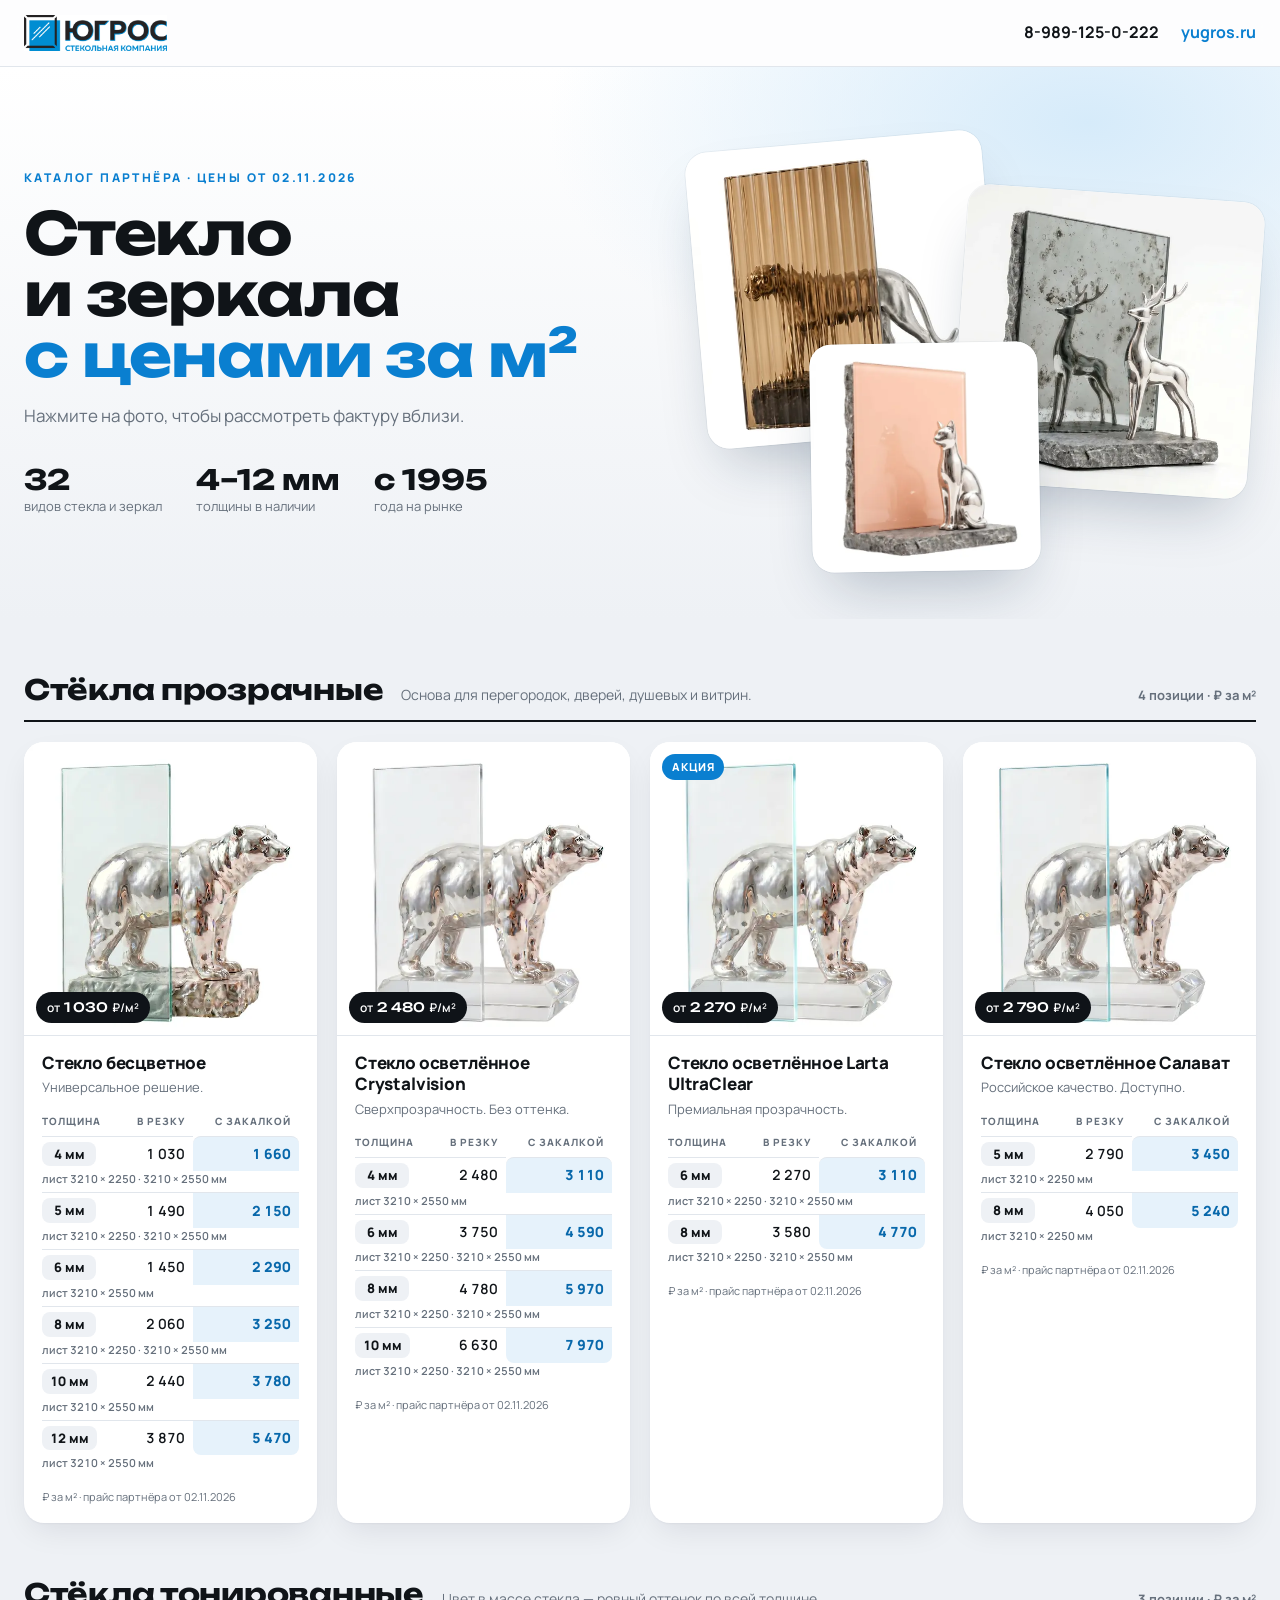
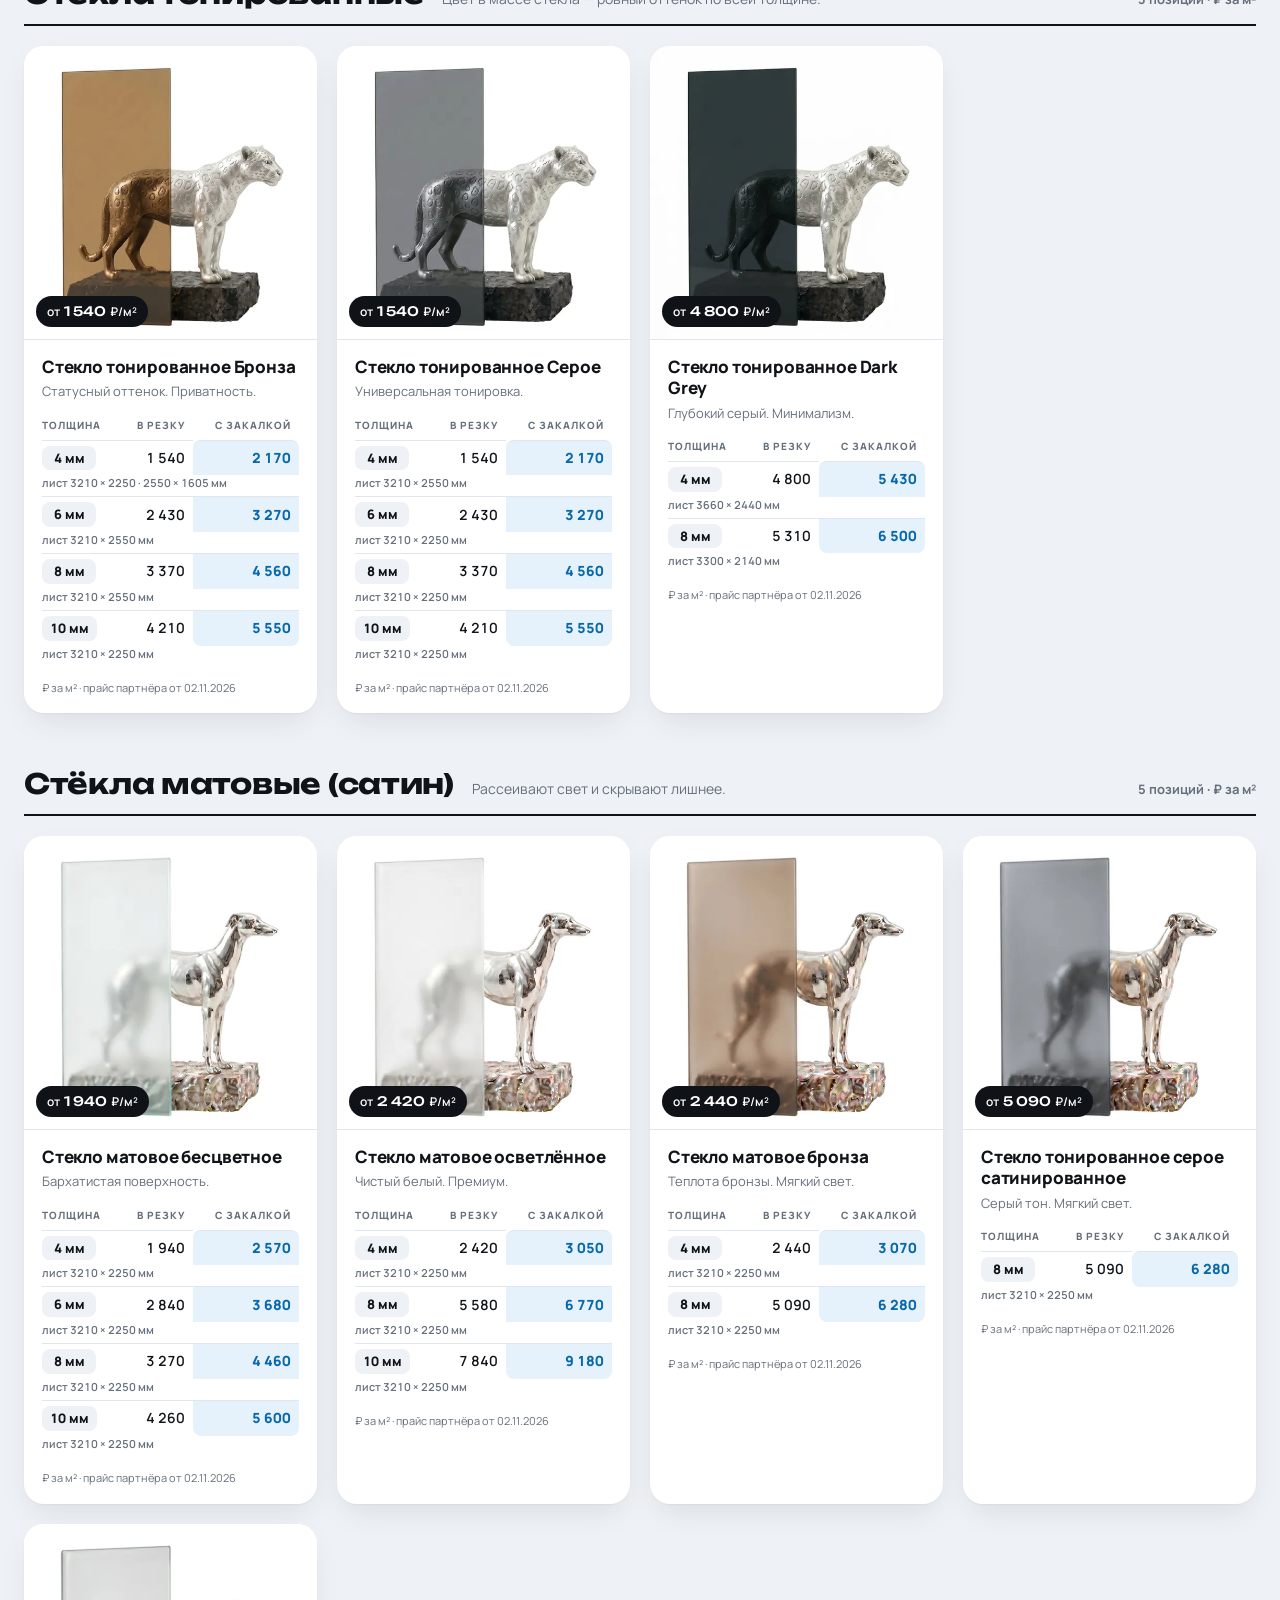
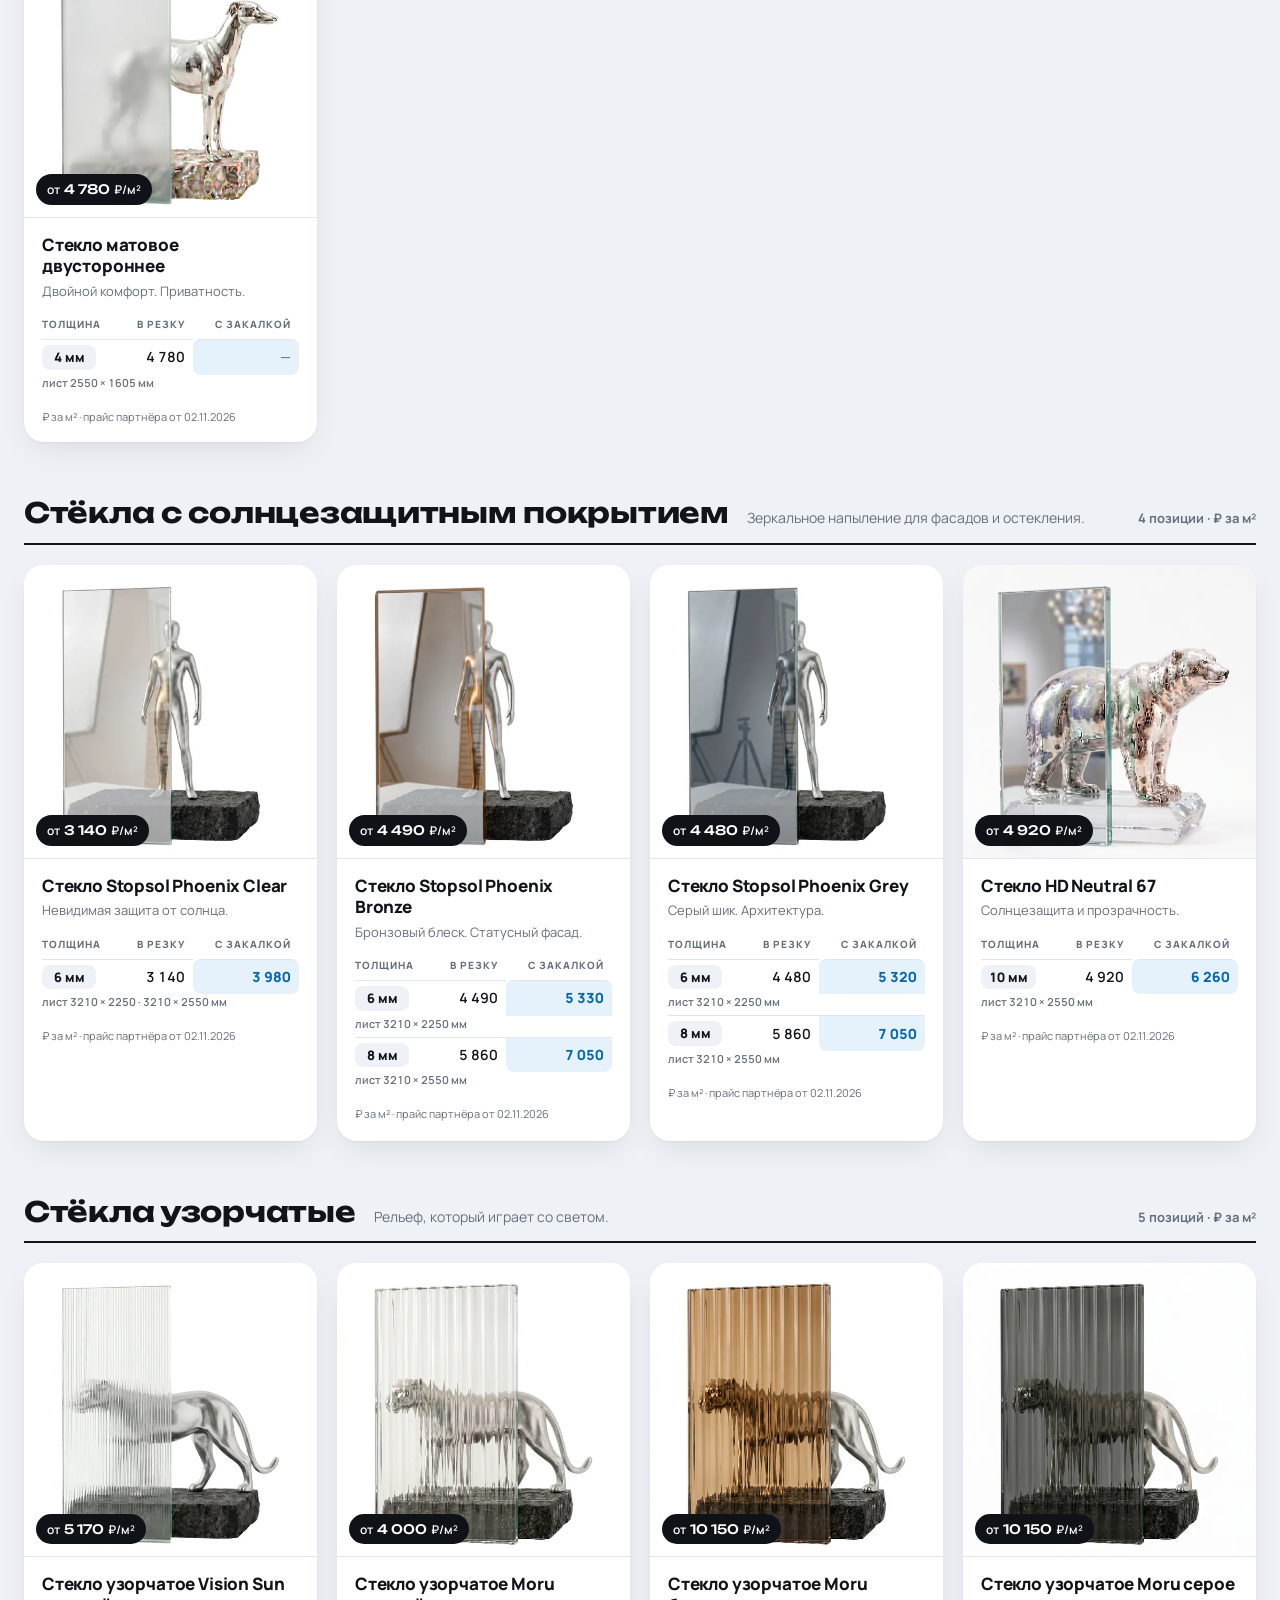
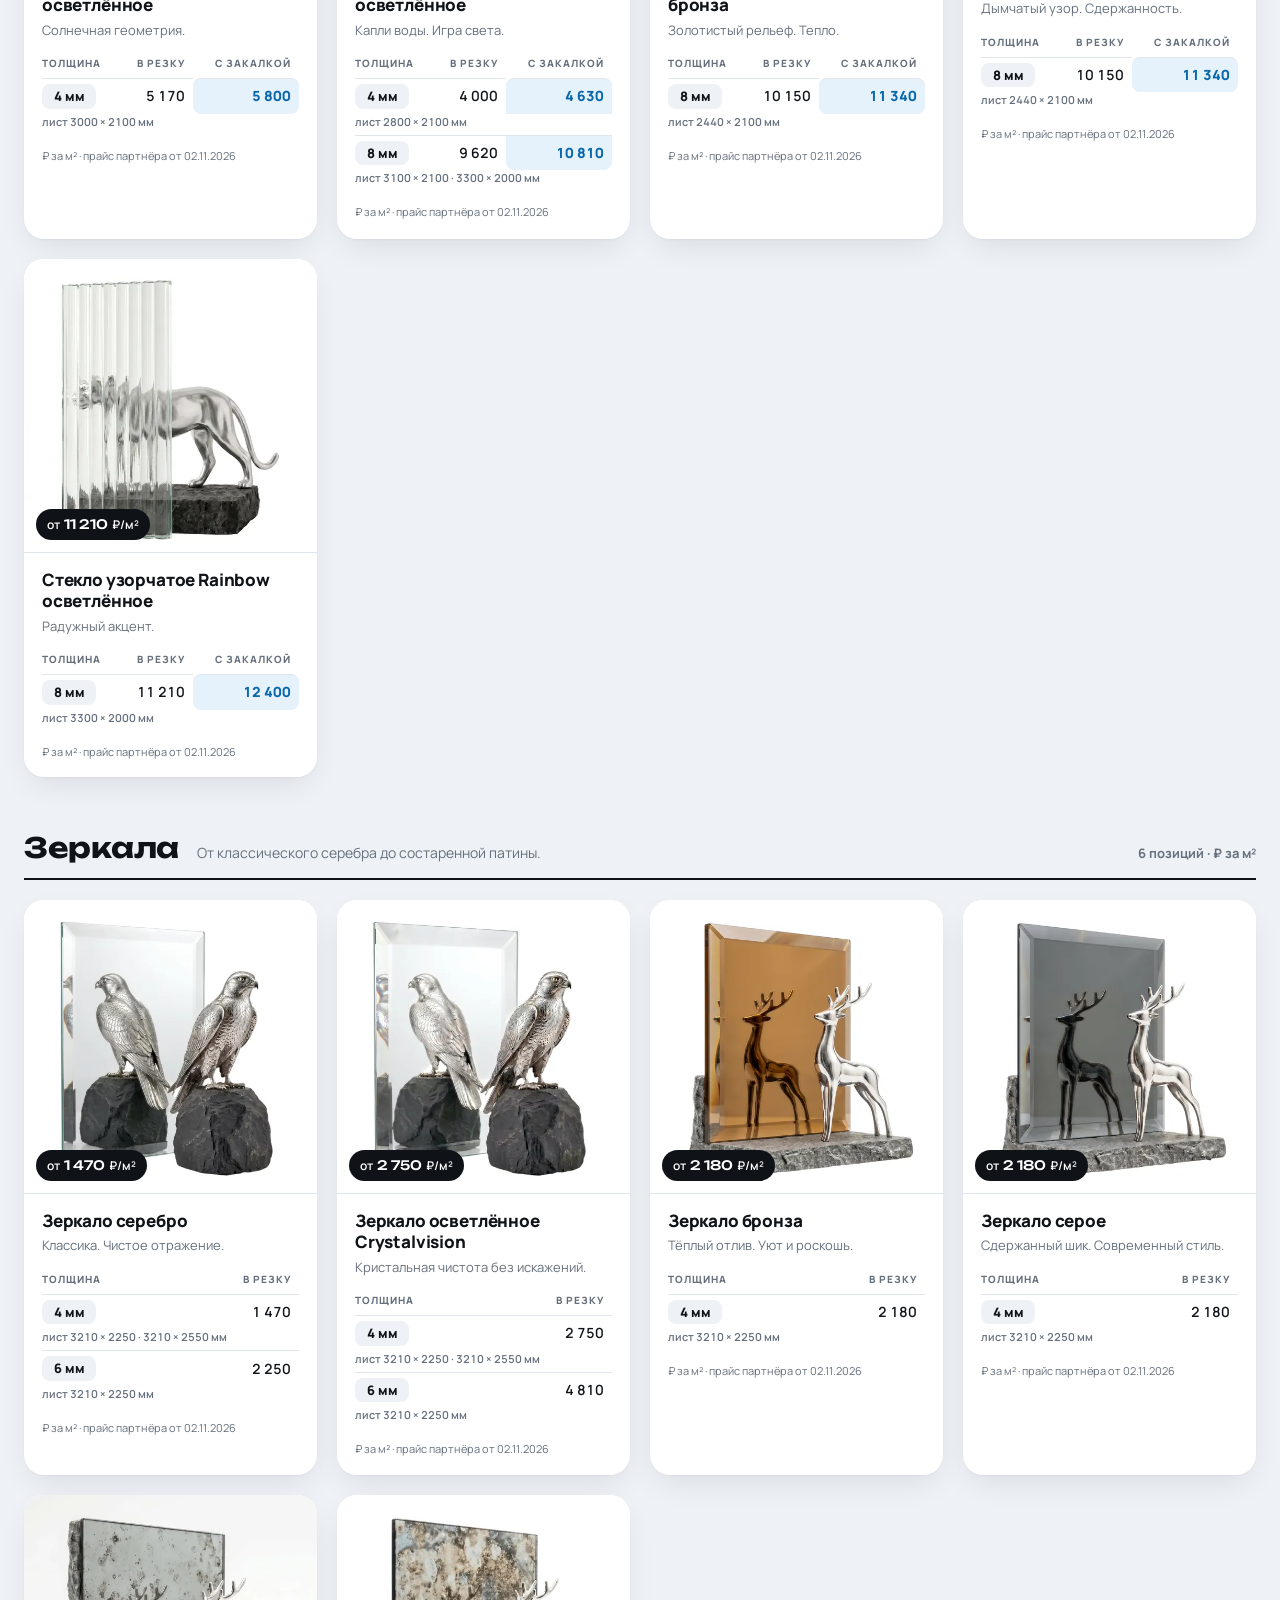
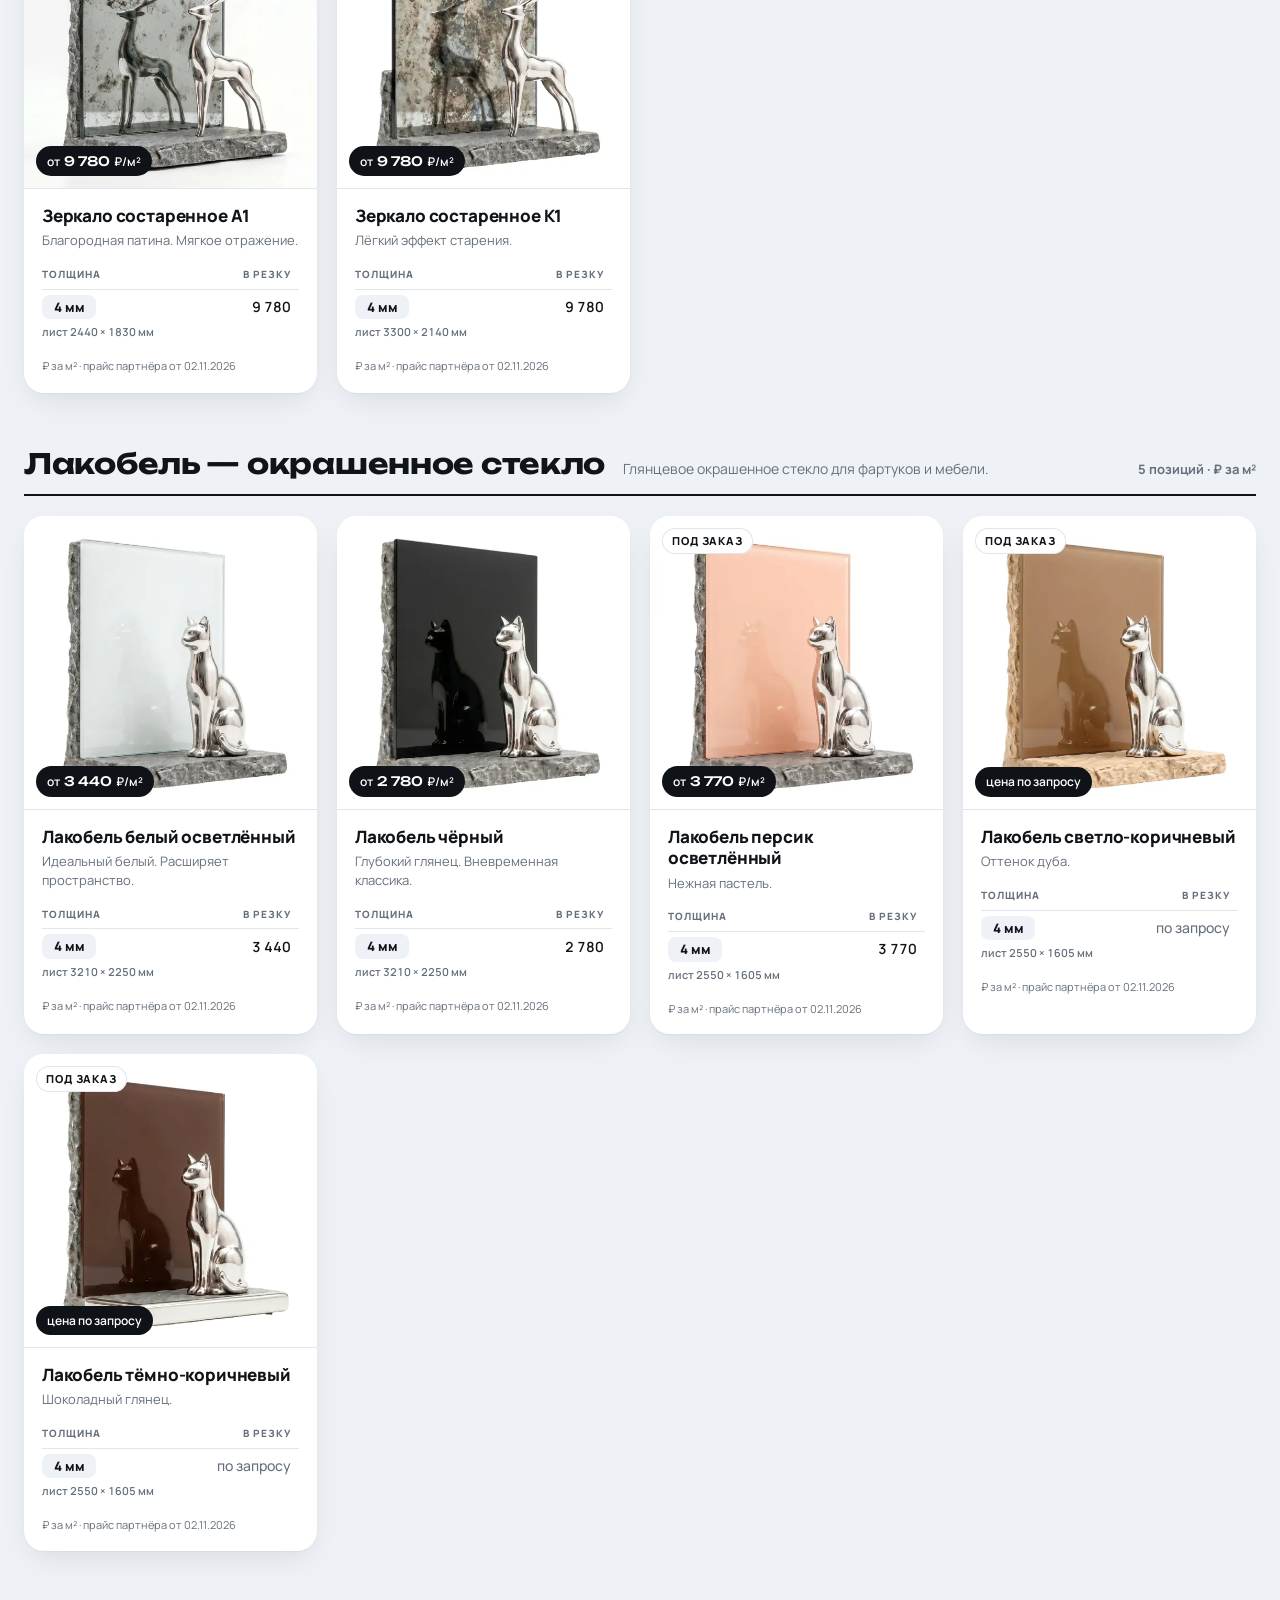
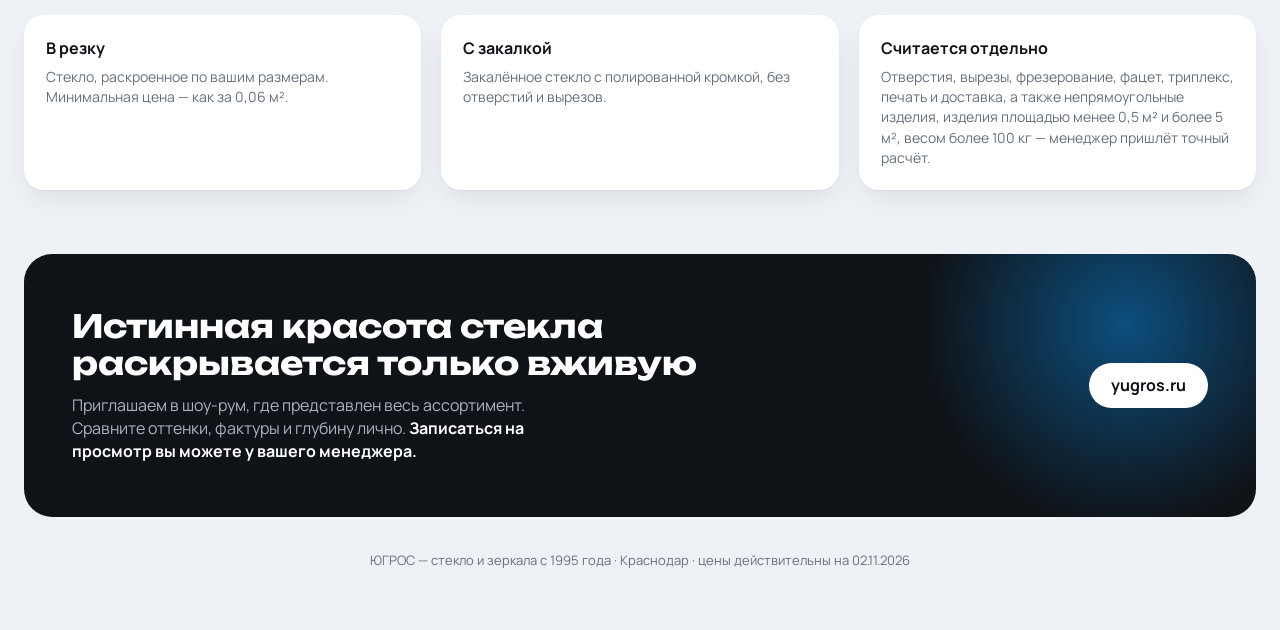
<file: index.html>
<!DOCTYPE html>
<html lang="ru">
<head>
<meta charset="UTF-8">
<meta name="viewport" content="width=device-width, initial-scale=1">
<meta name="robots" content="noindex, nofollow">
<title>Каталог стекла и зеркал — ЮГРОС</title>
<!-- Превью ссылки в мессенджерах; при смене адреса каталога поправить og:url и og:image -->
<meta property="og:type" content="website">
<meta property="og:url" content="https://abastrygina284-cmd.github.io/catalog/">
<meta property="og:image" content="https://abastrygina284-cmd.github.io/catalog/img/og.jpg">
<meta property="og:image:width" content="1200">
<meta property="og:image:height" content="630">
<meta property="og:title" content="ЮГРОС — каталог стекла и зеркал с ценами">
<meta property="og:description" content="32 вида стекла и зеркал, фото крупным планом, цены партнёра за м².">
<meta name="twitter:card" content="summary_large_image">
<link rel="preconnect" href="https://fonts.googleapis.com">
<link rel="preconnect" href="https://fonts.gstatic.com" crossorigin>
<link href="https://fonts.googleapis.com/css2?family=Manrope:wght@400;500;600;700;800&family=Unbounded:wght@500;700&display=swap" rel="stylesheet">
<style>
:root{
  --bg:#eef1f5; --panel:#ffffff; --ink:#101418; --muted:#66707c; --line:#e1e6ec;
  --accent:#0a7fd0; --accent-d:#0868ab; --soft:#e6f2fb; --dark:#0f1318;
  --shadow:0 1px 2px rgba(16,24,40,.04),0 12px 32px -8px rgba(16,24,40,.10);
  --disp:"Unbounded","Segoe UI",system-ui,sans-serif;
  --text:"Manrope","Segoe UI",system-ui,-apple-system,Roboto,Arial,sans-serif;
}
*{box-sizing:border-box;margin:0;padding:0}
body{font-family:var(--text);background:var(--bg);color:var(--ink);line-height:1.45;-webkit-print-color-adjust:exact;print-color-adjust:exact}
button{font:inherit;color:inherit;cursor:pointer;border:0;background:none}
a{color:inherit}
.wrap{max-width:1280px;margin:0 auto;padding:0 24px}

/* шапка */
.top{position:sticky;top:0;z-index:20;background:rgba(255,255,255,.86);backdrop-filter:saturate(1.4) blur(14px);-webkit-backdrop-filter:saturate(1.4) blur(14px);border-bottom:1px solid var(--line)}
.top .wrap{display:flex;align-items:center;gap:22px;height:66px}
.logo{height:36px;display:block}
.top .sp{flex:1}
.top a{font-weight:700;text-decoration:none;white-space:nowrap}
.top a.site{color:var(--accent)}
.btn{display:inline-block;font-weight:700;padding:11px 22px;border-radius:999px;white-space:nowrap;text-decoration:none;text-align:center;background:#fff;color:var(--dark);transition:transform .2s}
.btn:hover{transform:translateY(-1px)}

/* обложка */
.hero{position:relative;overflow:hidden;background:
  radial-gradient(900px 500px at 85% 10%,#d6ebfa 0,transparent 60%),
  linear-gradient(180deg,#fff 0,var(--bg) 100%)}
.hero .wrap{display:grid;grid-template-columns:1.05fr .95fr;gap:30px;align-items:center;padding-top:56px;padding-bottom:56px}
.kicker{font-size:12px;font-weight:800;letter-spacing:.2em;text-transform:uppercase;color:var(--accent)}
.hero h1{font-family:var(--disp);font-weight:700;font-size:clamp(30px,4.6vw,60px);line-height:1.04;letter-spacing:-.02em;margin-top:16px}
.hero h1 em{font-style:normal;color:var(--accent)}
.hero p{color:var(--muted);margin-top:18px;max-width:50ch;font-size:17px}
.facts{display:flex;gap:34px;margin-top:38px;flex-wrap:wrap}
.facts b{display:block;font-family:var(--disp);font-size:28px;font-weight:700;line-height:1}
.facts span{font-size:13px;color:var(--muted)}
.stack{position:relative;height:440px}
.pane{position:absolute;background:#fff;border-radius:22px;overflow:hidden;box-shadow:0 30px 60px -20px rgba(16,40,70,.28),0 0 0 1px rgba(16,40,70,.05);cursor:zoom-in;transition:transform .5s cubic-bezier(.2,.8,.2,1)}
.pane img{width:100%;height:100%;object-fit:cover;display:block}
.pane.p1{width:52%;aspect-ratio:1;left:2%;top:4%;transform:rotate(-5deg)}
.pane.p2{width:52%;aspect-ratio:1;right:0;top:16%;transform:rotate(4deg);z-index:2}
.pane.p3{width:40%;aspect-ratio:1;left:22%;bottom:-2%;transform:rotate(-1deg);z-index:3}
.pane:hover{transform:rotate(0) scale(1.04);z-index:5}

/* разделы */
.sec{display:flex;align-items:baseline;gap:8px 18px;flex-wrap:wrap;margin:56px 0 20px;padding-bottom:14px;border-bottom:2px solid var(--ink)}
.sec h2{font-family:var(--disp);font-size:clamp(19px,2.4vw,28px);font-weight:700;line-height:1.1;letter-spacing:-.01em}
.sec p{color:var(--muted);font-size:14px;flex:1;min-width:200px}
.sec .cnt{font-size:13px;font-weight:700;color:var(--muted);white-space:nowrap}

.grid{display:grid;grid-template-columns:repeat(auto-fill,minmax(270px,1fr));gap:20px}
.card{background:var(--panel);border-radius:20px;box-shadow:var(--shadow);overflow:hidden;display:flex;flex-direction:column;break-inside:avoid;transition:transform .35s cubic-bezier(.2,.8,.2,1),box-shadow .35s}
.card:hover{transform:translateY(-6px);box-shadow:0 2px 4px rgba(16,24,40,.04),0 28px 50px -16px rgba(16,40,70,.22)}
.js .card.rv{opacity:0;transform:translateY(22px)}
.js .card.rv.in{opacity:1;transform:none;transition:opacity .6s ease,transform .6s cubic-bezier(.2,.8,.2,1),box-shadow .35s}
.ph{position:relative;aspect-ratio:1/1;background:#fff;cursor:zoom-in;overflow:hidden}
.ph img{width:100%;height:100%;object-fit:contain;display:block;transition:transform .7s cubic-bezier(.2,.8,.2,1)}
.card:hover .ph img{transform:scale(1.08)}
.ph::after{content:"";position:absolute;inset:0;background:linear-gradient(115deg,transparent 40%,rgba(255,255,255,.75) 50%,transparent 60%);transform:translateX(-120%);pointer-events:none}
.card:hover .ph::after{transform:translateX(120%);transition:transform .9s ease}
.from{position:absolute;left:12px;bottom:12px;background:var(--dark);color:#fff;font-size:12px;font-weight:600;padding:6px 11px;border-radius:999px;z-index:1}
.from b{font-family:var(--disp);font-weight:500;font-size:13px;margin:0 2px}
.zoom{position:absolute;right:12px;bottom:12px;width:34px;height:34px;border-radius:50%;background:rgba(255,255,255,.95);color:var(--ink);display:grid;place-items:center;box-shadow:0 2px 10px rgba(0,0,0,.14);z-index:1;opacity:0;transform:scale(.8);transition:.25s}
.card:hover .zoom{opacity:1;transform:none}
.tag{position:absolute;left:12px;top:12px;z-index:1;font-size:11px;font-weight:800;letter-spacing:.08em;text-transform:uppercase;color:#fff;background:var(--accent);padding:5px 10px;border-radius:999px}
.tag.o{background:#fff;color:var(--ink);box-shadow:inset 0 0 0 1px var(--line)}
.body{padding:16px 18px 18px;display:flex;flex-direction:column;gap:5px;flex:1;border-top:1px solid var(--line)}
.name{font-size:17px;font-weight:800;line-height:1.25;letter-spacing:-.01em}
.desc{font-size:13px;color:var(--muted)}

table.pr{width:100%;border-collapse:separate;border-spacing:0;margin-top:12px;font-size:14px;font-variant-numeric:tabular-nums}
.pr th{font-size:10px;font-weight:800;color:var(--muted);text-transform:uppercase;letter-spacing:.1em;text-align:right;padding:0 8px 7px}
.pr th:first-child,.pr td:first-child{text-align:left;padding-left:0}
.pr td{padding:5px 8px;text-align:right;white-space:nowrap;font-weight:600;border-top:1px solid var(--line)}
.pr td:first-child span{display:inline-block;min-width:54px;text-align:center;background:var(--bg);border-radius:8px;padding:3px 8px;font-weight:800;font-size:13px}
.pr td.t{color:var(--accent-d);background:var(--soft);font-weight:800}
.pr tr:first-child td.t{border-radius:8px 8px 0 0}.pr tr:last-child td.t{border-radius:0 0 8px 8px}
.pr tr:only-child td.t{border-radius:8px}
.pr .na{color:var(--muted);font-weight:500}
.pr td.fm{font-size:12px;font-weight:600;color:var(--muted);line-height:1.35;vertical-align:top}
.pr tr.fmr{display:none}.pr tr.fmr td{border-top:0;padding:0 0 5px;text-align:left;white-space:normal;font-size:11px;font-weight:600;color:var(--muted)}
.body{container-type:inline-size}
@container (max-width:300px){.pr td.fm,.pr th.fmh{display:none}.pr tr.fmr{display:table-row}}
.pr tr:has(+ tr.fmr:last-child) td.t{border-radius:0 0 8px 8px}.pr tbody tr:first-child:has(+ tr.fmr:last-child) td.t{border-radius:8px}
.pr th:last-child{white-space:nowrap}
.unit{font-size:11px;color:var(--muted);margin-top:8px}

.notes{margin:64px 0 0;display:grid;grid-template-columns:repeat(3,1fr);gap:20px}
.note{background:var(--panel);border-radius:20px;padding:22px;box-shadow:var(--shadow);font-size:14px;color:var(--muted)}
.note b{display:block;color:var(--ink);font-size:16px;margin-bottom:6px}

.invite{margin:64px 0 0;background:var(--dark);color:#fff;border-radius:28px;padding:54px 48px;position:relative;overflow:hidden;display:grid;grid-template-columns:1fr auto;gap:30px;align-items:center}
.invite::before{content:"";position:absolute;right:-80px;top:-140px;width:420px;height:420px;border-radius:50%;background:radial-gradient(circle,#0a7fd0 0,transparent 68%);opacity:.55}
.invite h3{font-family:var(--disp);font-size:clamp(20px,2.6vw,32px);line-height:1.15;font-weight:700;max-width:22ch;position:relative}
.invite p{color:#a9b4c0;margin-top:12px;max-width:52ch;position:relative}
.invite p b{color:#fff}
.invite .btn{position:relative}
footer{padding:34px 0 60px;text-align:center;color:var(--muted);font-size:13px}

/* просмотр фото */
.lb{position:fixed;inset:0;z-index:50;background:rgba(8,10,12,.94);display:none;grid-template-columns:1fr 380px}
.lb.on{display:grid}
.stage{position:relative;overflow:hidden;display:grid;place-items:center;background:#fff;cursor:zoom-in;touch-action:none}
.stage.z{cursor:zoom-out}
.stage img{max-width:100%;max-height:100vh;object-fit:contain;transition:transform .3s ease;user-select:none;-webkit-user-drag:none}
.side{background:var(--panel);padding:30px 26px;overflow:auto;display:flex;flex-direction:column;gap:8px}
.side .lbl{font-size:11px;font-weight:800;color:var(--muted);text-transform:uppercase;letter-spacing:.14em}
.side .name{font-family:var(--disp);font-size:21px;font-weight:700;line-height:1.2;margin-top:6px}
.side .hint{font-size:12px;color:var(--muted);margin-top:auto;padding-top:16px}
.nav{position:absolute;top:50%;transform:translateY(-50%);width:46px;height:46px;border-radius:50%;background:rgba(16,20,24,.8);color:#fff;font-size:22px;display:grid;place-items:center}
.nav.p{left:16px}.nav.n{right:16px}
.x{position:fixed;top:14px;right:14px;z-index:51;width:40px;height:40px;border-radius:50%;background:var(--bg);font-size:18px}

@media (max-width:900px){
  .hero .wrap{grid-template-columns:1fr;padding-top:34px;padding-bottom:34px}
  .stack{height:300px;order:-1}
  .notes{grid-template-columns:1fr}
  .invite{grid-template-columns:1fr;padding:36px 26px}
  .lb{grid-template-columns:1fr;grid-template-rows:52vh 1fr}
}
@media (max-width:640px){
  .wrap{padding:0 14px}
  .top .wrap{gap:14px}.top a{font-size:14px}
  .logo{height:28px}
  .grid{grid-template-columns:1fr 1fr;gap:10px}
  .card{border-radius:14px}
  .body{padding:10px 10px 12px}.name{font-size:14px}.desc{display:none}
  .pr{font-size:12.5px}.pr th{font-size:9px;letter-spacing:0;padding:0 4px 6px}.pr td{padding:5px 4px}
  .pr td:first-child span{min-width:0;padding:3px 6px;font-size:12px}
  .from{font-size:11px;padding:5px 9px;left:8px;bottom:8px}.zoom{display:none}.tag{left:8px;top:8px}
  .sec{margin-top:40px}.sec .cnt{display:none}
  .facts{gap:22px}.facts b{font-size:22px}
}
@media (prefers-reduced-motion:reduce){*{transition:none!important;animation:none!important}.js .card.rv{opacity:1;transform:none}}

/* ---- PDF: страница открывается как index.html?print, лист A4 ---- */
@page{size:A4;margin:8mm 0}
.pdf body{width:210mm;margin:0 auto;background:#fff}
.pdf .wrap{max-width:none;padding:0 9mm}
.pdf .top{position:static;background:none;border:0;backdrop-filter:none}
.pdf .top .wrap{height:12mm;gap:5mm}.pdf .top a{font-size:12px}
.pdf .logo{height:9mm}
.pdf .hero{background:linear-gradient(180deg,#eaf4fc 0,#fff 100%);margin:2mm 9mm 0;border-radius:5mm}
.pdf .hero .wrap{grid-template-columns:1.15fr .85fr;padding:4mm 8mm;gap:6mm}
.pdf .kicker{font-size:8px}
.pdf .hero h1{font-size:27px;margin-top:3mm}
.pdf .hero p{display:none}
.pdf .facts{margin-top:5mm;gap:5mm;flex-wrap:nowrap}.pdf .facts b{font-size:15px}.pdf .facts span{font-size:8.5px}
.pdf .stack{height:45mm}
.pdf .pane{border-radius:3mm;box-shadow:0 0 0 1px #d8dde3;cursor:default}
.pdf .sec{margin:5mm 0 2.5mm;padding-bottom:1.5mm;border-bottom-width:1.5px;break-after:avoid;break-inside:avoid}
.pdf .sec h2{font-size:14px}.pdf .sec p{font-size:9.5px}.pdf .sec .cnt{font-size:9px}
.pdf .grid{gap:2.5mm;grid-template-columns:repeat(var(--pc,3),1fr)}
.pdf .card{box-shadow:none;border:1px solid #d5dbe2;border-radius:3mm;transform:none!important}
.pdf .ph{aspect-ratio:var(--pa,5/4);cursor:default}
.pdf .ph img{object-fit:cover}
.pdf .ph::after,.pdf .zoom,.pdf .lb{display:none}
.pdf .from{font-size:8.5px;padding:2.5px 7px;left:2mm;bottom:2mm}.pdf .from b{font-size:9px}
.pdf .tag{font-size:7px;left:2mm;top:2mm;padding:3px 7px}
.pdf .body{padding:2.2mm 2.6mm 2.4mm;gap:1px}
.pdf .name{font-size:11.5px;line-height:1.2}
.pdf .desc{font-size:8.5px}
.pdf table.pr{font-size:10.5px;margin-top:1.6mm}
.pdf .pr th{font-size:6.5px;padding:0 5px 3px;letter-spacing:.06em}
.pdf .pr td{padding:2.2px 5px}
.pdf .pr td.fm{font-size:8.5px;line-height:1.25}
.pdf .pr td:first-child span{font-size:9.5px;min-width:0;padding:1.5px 6px;border-radius:5px}
.pdf .unit{display:none}
.pdf .grid + .grid{margin-top:2.5mm}
.pdf .grid.hz .card{flex-direction:row;align-items:stretch}
.pdf .grid.hz .ph{flex:none;width:var(--ph);min-height:var(--ph);aspect-ratio:auto;align-self:stretch}
.pdf .grid.hz .ph img{position:absolute;inset:0;object-fit:contain}
.pdf .grid.hz .body{border-top:0;border-left:1px solid var(--line);justify-content:center;padding:2.5mm 3.5mm}
.pdf .grid.hz .from{display:none}
.pdf .grid.hz .name{font-size:12.5px}
.pdf .grid.hz table.pr{font-size:11px}.pdf .grid.hz .pr td{padding:2.6px 6px}
.pdf .notes{margin-top:5mm;gap:2.5mm;break-inside:avoid}
.pdf .note{box-shadow:none;border:1px solid #d5dbe2;border-radius:3mm;padding:3mm;font-size:9px}.pdf .note b{font-size:10.5px;margin-bottom:2px}
.pdf .invite{margin-top:4mm;padding:11mm 9mm;border-radius:4mm;break-inside:avoid}
.pdf .invite h3{font-size:15px;max-width:none}.pdf .invite p{font-size:10px;margin-top:2mm}
.pdf .invite .btn{padding:6px 16px;font-size:11px}
.pdf footer{padding:3mm 0 0;font-size:8.5px}
</style>
</head>
<body>

<header class="top"><div class="wrap">
  <img class="logo" src="img/logo.png" alt="ЮГРОС — стекольная компания" width="143" height="36">
  <span class="sp"></span>
  <a data-phone></a>
  <a class="site" href="https://yugros.ru" target="_blank" rel="noopener">yugros.ru</a>
</div></header>

<section class="hero"><div class="wrap">
  <div>
    <div class="kicker">Каталог партнёра · цены от <span data-date></span></div>
    <h1>Стекло и&nbsp;зеркала <em>с&nbsp;ценами за&nbsp;м²</em></h1>
    <p>Нажмите на фото, чтобы рассмотреть фактуру вблизи.</p>
    <div class="facts">
      <div><b id="fCount"></b><span>видов стекла и зеркал</span></div>
      <div><b>4–12 мм</b><span>толщины в наличии</span></div>
      <div><b>с 1995</b><span>года на рынке</span></div>
    </div>
  </div>
  <div class="stack" id="stack"></div>
</div></section>

<main class="wrap">
  <div id="list"></div>

  <div class="notes">
    <div class="note"><b>В резку</b>Стекло, раскроенное по вашим размерам. Минимальная цена — как за 0,06 м².</div>
    <div class="note"><b>С закалкой</b>Закалённое стекло с полированной кромкой, без отверстий и вырезов.</div>
    <div class="note"><b>Считается отдельно</b>Отверстия, вырезы, фрезерование, фацет, триплекс, печать и доставка, а также непрямоугольные изделия, изделия площадью менее 0,5 м² и более 5 м², весом более 100 кг — менеджер пришлёт точный расчёт.</div>
  </div>

  <div class="invite">
    <div>
      <h3>Истинная красота стекла раскрывается только вживую</h3>
      <p>Приглашаем в шоу-рум, где представлен весь ассортимент. Сравните оттенки, фактуры и глубину лично. <b>Записаться на просмотр вы можете у вашего менеджера.</b></p>
    </div>
    <a class="btn" href="https://yugros.ru" target="_blank" rel="noopener">yugros.ru</a>
  </div>
</main>

<footer><div class="wrap">ЮГРОС — стекло и зеркала с 1995 года · Краснодар · цены действительны на <span data-date></span></div></footer>

<div class="lb" id="lb" role="dialog" aria-modal="true" aria-label="Просмотр фото">
  <div class="stage" id="stage">
    <img id="lbImg" alt="">
    <button class="nav p" id="prev" aria-label="Предыдущее">‹</button>
    <button class="nav n" id="next" aria-label="Следующее">›</button>
  </div>
  <aside class="side" id="side"></aside>
  <button class="x" id="lbX" aria-label="Закрыть">✕</button>
</div>

<script src="data.js"></script>
<script>
const PRINT = /[?&]print\b/.test(location.search);   // ?print — вёрстка листа A4 для выгрузки в PDF
document.documentElement.classList.add(PRINT ? "pdf" : "js");
// PDF: раскладка рядов по разделам, подобрана так, чтобы листы A4 заполнялись без пустот.
// {v:N, a} — N вертикальных карточек в ряд, a — пропорции фото; {h:N, ph} — N горизонтальных (фото слева, ph мм, цены справа):
// позиции с длинной таблицей цен идут крупными горизонтальными карточками, с одной-двумя ценами — компактными.
const PDF_LAYOUT = [
  [{h:2, ph:43}, {h:2, ph:30}],
  [{v:3, a:"4/3"}],
  [{h:2, ph:40}, {v:3, a:"5/4"}],
  [{h:2, ph:36}, {h:2, ph:36}],
  [{v:3, a:"5/4"}, {v:3, a:"5/4"}],
  [{v:3, a:"1/1"}, {v:3, a:"1/1"}],
  [{v:3, a:"1/1"}, {h:2, ph:36}],
];
const $ = s => document.querySelector(s);
const fmt = v => v.toLocaleString("ru-RU").replace(/ /g, " ");
const pad = n => String(n).padStart(2, "0");
const thumb = f => PRINT ? `img/print/${pad(f)}.jpg` : `img/${pad(f)}_s.webp`;   // в PDF — JPEG, иначе файл раздувается
const ALL = [];
CAT.forEach((c, ci) => c.items.forEach(it => { it.ci = ci; it.mirror = c.mirror; it.id = ALL.length; ALL.push(it); }));

document.querySelectorAll("[data-date]").forEach(e => e.textContent = PRICE_DATE);
document.querySelectorAll("[data-phone]").forEach(e => { e.textContent = PHONE.text; e.href = PHONE.href; });
$("#fCount").textContent = ALL.length;
$("#stack").innerHTML = [[24, "p1"], [1, "p2"], [11, "p3"]].map(([f, c]) => {
  const it = ALL.find(i => i.f === f) || ALL[0];   // позицию с обложки могли убрать в редакторе — берём первую
  if (!it) return ""; f = it.f;
  return `<div class="pane ${c}" data-open="${it.id}"><img src="${thumb(f)}" alt="${it.n}" width="560" height="560"></div>`;
}).join("");

function minPrice(it) {
  const v = Object.values(it.p).filter(Boolean).map(x => x[0]);
  return v.length ? Math.min(...v) : null;
}
function priceTable(it) {
  const hasFm = it.fm && Object.keys(it.fm).length > 0;   // форматы листов из инвентаризации склада (с 10.11.2026)
  const rows = Object.keys(it.p).map(t => {
    const v = it.p[t];
    const cut = v ? fmt(v[0]) : '<span class="na">по запросу</span>';
    const tmp = v && v[1] ? fmt(v[1]) : '<span class="na">—</span>';
    const f = hasFm ? (it.fm[t] || []) : [];
    const lst = hasFm ? `<td class="fm">${f.join("<br>") || '<span class="na">—</span>'}</td>` : "";   // формат листа, мм
    const fmr = f.length ? `<tr class="fmr"><td colspan="3">лист ${f.map(x => x.replace(/ /g, "&nbsp;")).join(" · ")}&nbsp;мм</td></tr>` : "";   // то же строкой — на телефоне
    return `<tr><td><span>${t} мм</span></td><td>${cut}</td>` + (it.mirror ? "" : `<td class="t">${tmp}</td>`) + lst + "</tr>" + fmr;
  }).join("");
  return `<table class="pr"><thead><tr><th>Толщина</th><th>В резку</th>${it.mirror ? "" : "<th>С закалкой</th>"}${hasFm ? "<th class=\"fmh\">Лист, мм</th>" : ""}</tr></thead><tbody>${rows}</tbody></table><div class="unit">₽ за м² · прайс партнёра от ${PRICE_DATE}</div>`;
}
const plural = n => n % 10 === 1 && n % 100 !== 11 ? "позиция" : (n % 10 >= 2 && n % 10 <= 4 && (n % 100 < 12 || n % 100 > 14) ? "позиции" : "позиций");

function card(it) {
  const m = minPrice(it);
  return `
    <article class="card rv">
      <div class="ph" data-open="${it.id}">
        <img src="${thumb(it.f)}" alt="${it.n}" ${PRINT ? "" : 'loading="lazy" decoding="async"'} width="560" height="560">
        ${it.tag ? `<span class="tag${it.tag === "Акция" ? "" : " o"}">${it.tag}</span>` : ""}
        ${m ? `<span class="from">от <b>${fmt(m)}</b> ₽/м²</span>` : `<span class="from">цена по запросу</span>`}
        <span class="zoom" aria-hidden="true">⤢</span>
      </div>
      <div class="body">
        <div class="name">${it.n}</div>
        <div class="desc">${it.d}</div>
        ${priceTable(it)}
      </div>
    </article>`;
}
$("#list").innerHTML = CAT.map((c, ci) => {
  const head = `<div class="sec"><h2>${c.g}</h2><p>${c.lead}</p><span class="cnt">${c.items.length} ${plural(c.items.length)} · ₽ за м²</span></div>`;
  if (!PRINT) return head + `<div class="grid">${c.items.map(card).join("")}</div>`;
  let i = 0;
  return head + (PDF_LAYOUT[ci] || [{v: 3, a: "5/4"}]).map(r => {
    const n = r.h || r.v, items = c.items.slice(i, i + n); i += n;
    return `<div class="grid${r.h ? " hz" : ""}" style="--pc:${n};--pa:${r.a || "1/1"};--ph:${r.ph || 0}mm">${items.map(card).join("")}</div>`;
  }).join("");
}).join("");

if (!PRINT && "IntersectionObserver" in window) {
  const io = new IntersectionObserver(es => es.forEach(e => { if (e.isIntersecting) { e.target.classList.add("in"); io.unobserve(e.target); } }), {rootMargin: "0px 0px -6% 0px"});
  document.querySelectorAll(".card.rv").forEach(c => io.observe(c));
} else document.querySelectorAll(".card.rv").forEach(c => c.classList.add("in"));

// ---- просмотр фото ----
let cur = -1;
const stage = $("#stage"), lbImg = $("#lbImg");
function show(id) {
  cur = id; const it = ALL[id];
  stage.classList.remove("z"); lbImg.style.transform = "";
  lbImg.src = `img/${pad(it.f)}_s.webp`;           // мгновенно — превью, затем большое фото
  const big = new Image(); big.onload = () => { if (cur === id) lbImg.src = big.src; }; big.src = `img/${pad(it.f)}.webp`;
  lbImg.alt = it.n;
  $("#side").innerHTML = `
    <span class="lbl">${CAT[it.ci].g}</span>
    <div class="name">${it.n}</div>
    <div class="desc">${it.d}</div>
    ${priceTable(it)}
    <div class="hint">Нажмите на фото — увеличение ×2,5. Листайте стрелками ← → или свайпом.</div>`;
}
function openLb(id) { $("#lb").classList.add("on"); document.body.style.overflow = "hidden"; show(id); }
function closeLb() { $("#lb").classList.remove("on"); document.body.style.overflow = ""; cur = -1; }
function step(d) { show((cur + d + ALL.length) % ALL.length); }
function pan(e) {
  const r = stage.getBoundingClientRect();
  lbImg.style.transformOrigin = ((e.clientX - r.left) / r.width * 100) + "% " + ((e.clientY - r.top) / r.height * 100) + "%";
}
if (!PRINT) document.addEventListener("click", e => { const el = e.target.closest("[data-open]"); if (el) openLb(+el.dataset.open); });
let sx = null;
stage.addEventListener("pointerdown", e => { sx = e.clientX; });
stage.addEventListener("pointerup", e => {
  if (e.target.closest(".nav")) return;
  if (sx !== null && Math.abs(e.clientX - sx) > 50 && !stage.classList.contains("z")) { step(e.clientX < sx ? 1 : -1); return; }
  pan(e); const z = stage.classList.toggle("z"); lbImg.style.transform = z ? "scale(2.5)" : "";
});
stage.addEventListener("pointermove", e => { if (stage.classList.contains("z")) pan(e); });
$("#prev").onclick = () => step(-1); $("#next").onclick = () => step(1); $("#lbX").onclick = closeLb;
document.addEventListener("keydown", e => {
  if (cur < 0) return;
  if (e.key === "Escape") closeLb();
  if (e.key === "ArrowRight") step(1); if (e.key === "ArrowLeft") step(-1);
});
</script>
</body>
</html>
</file>
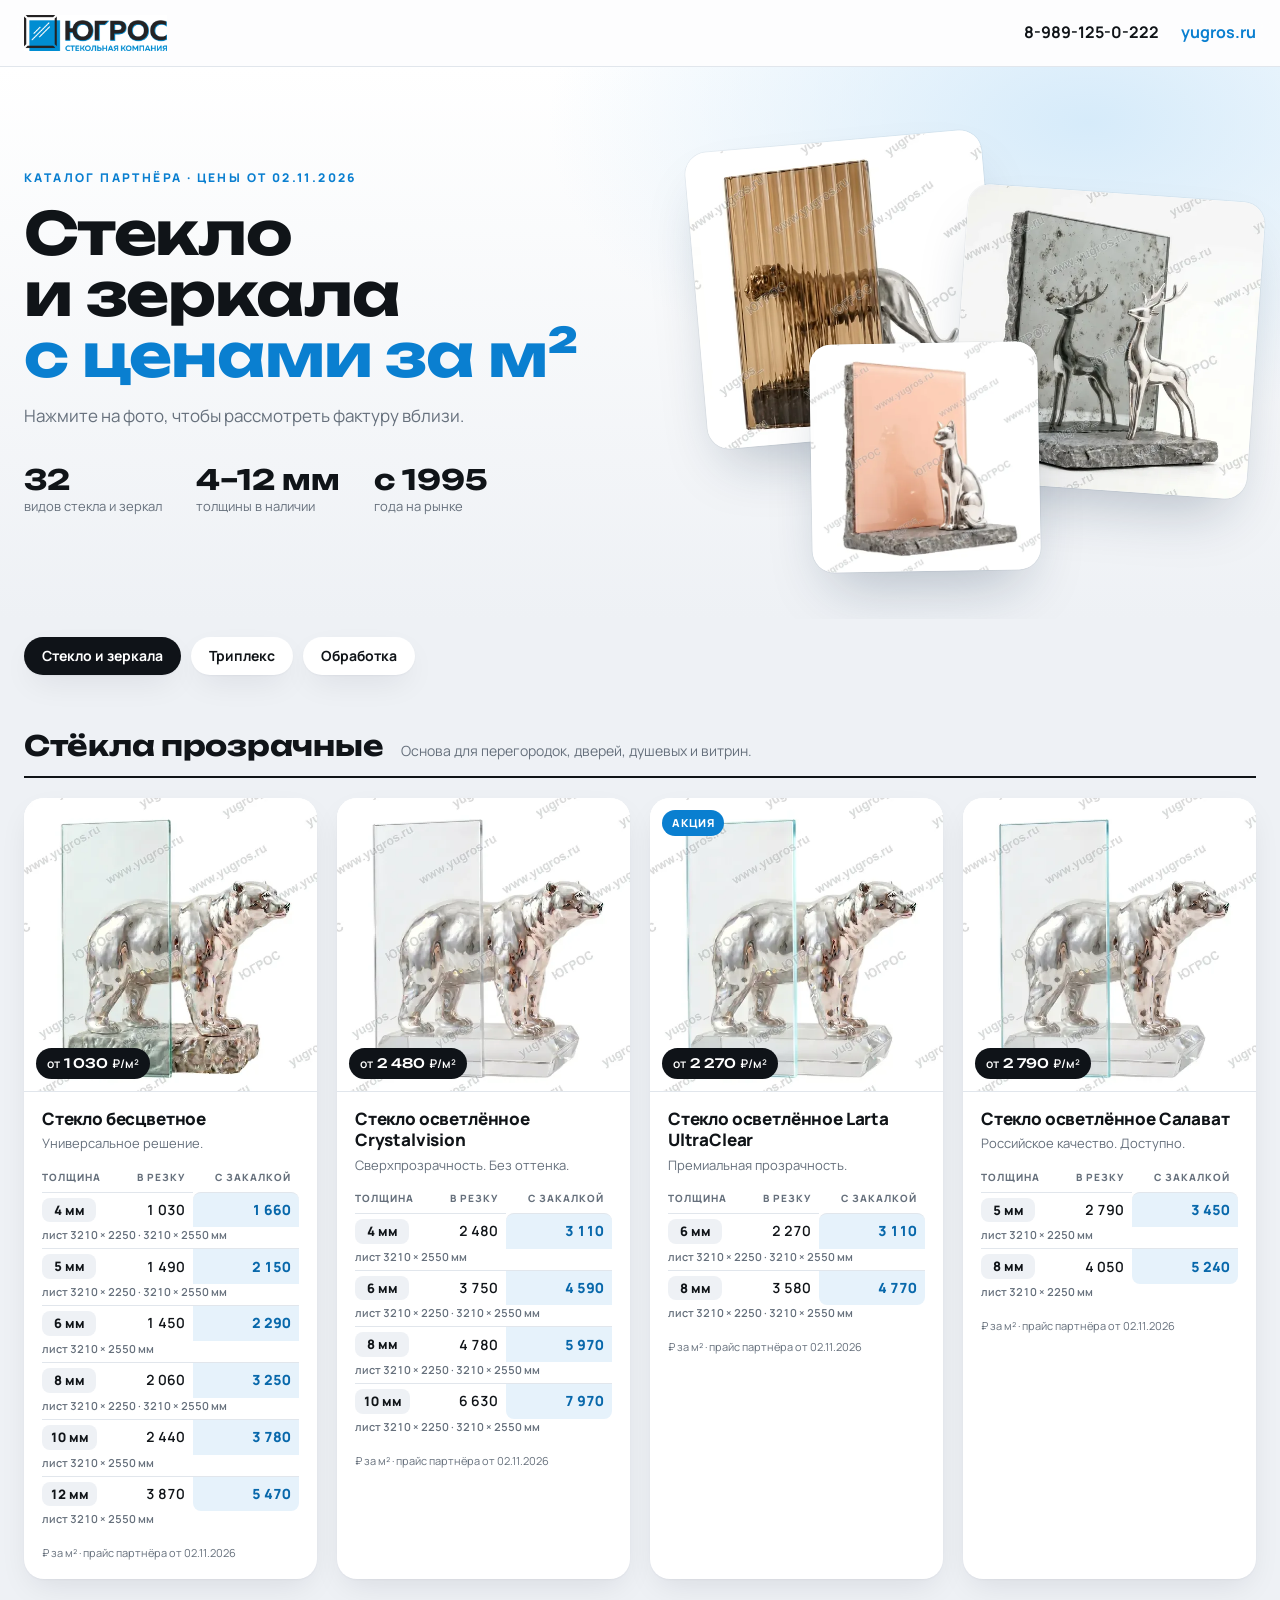
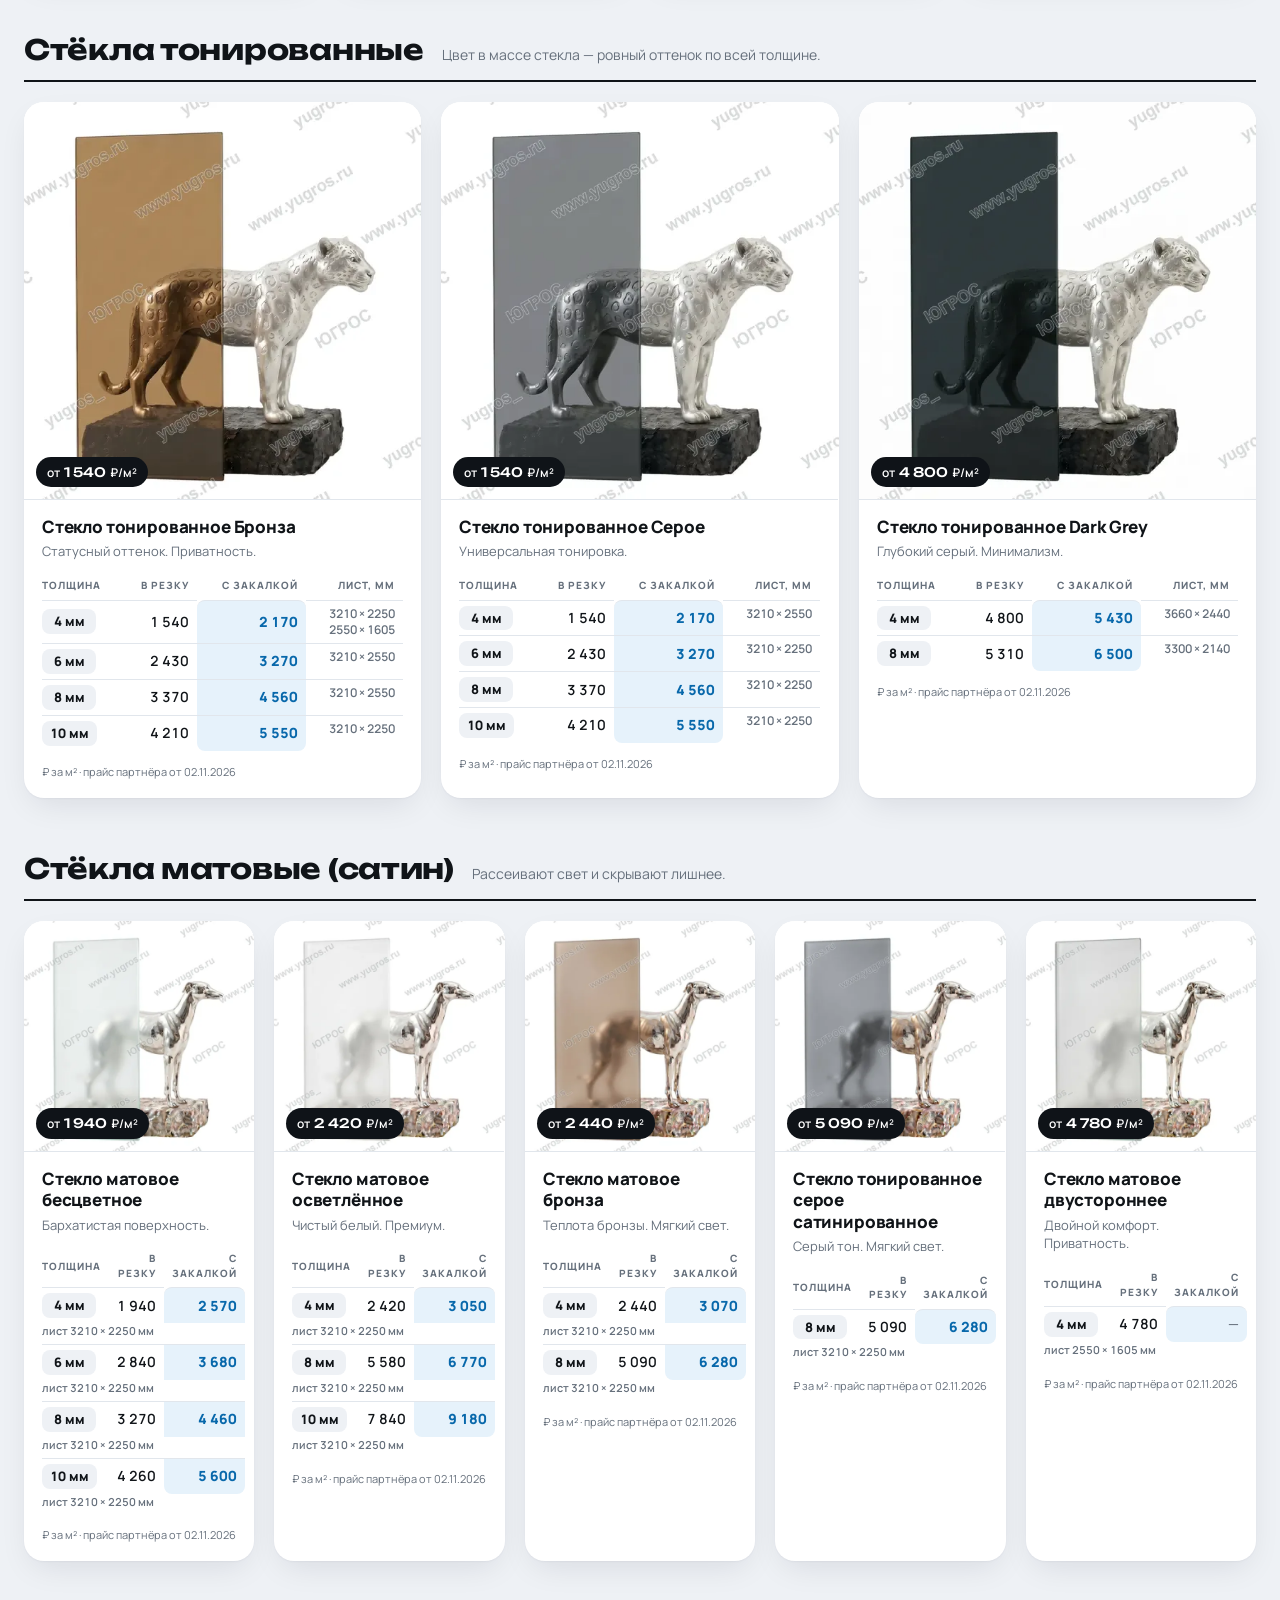
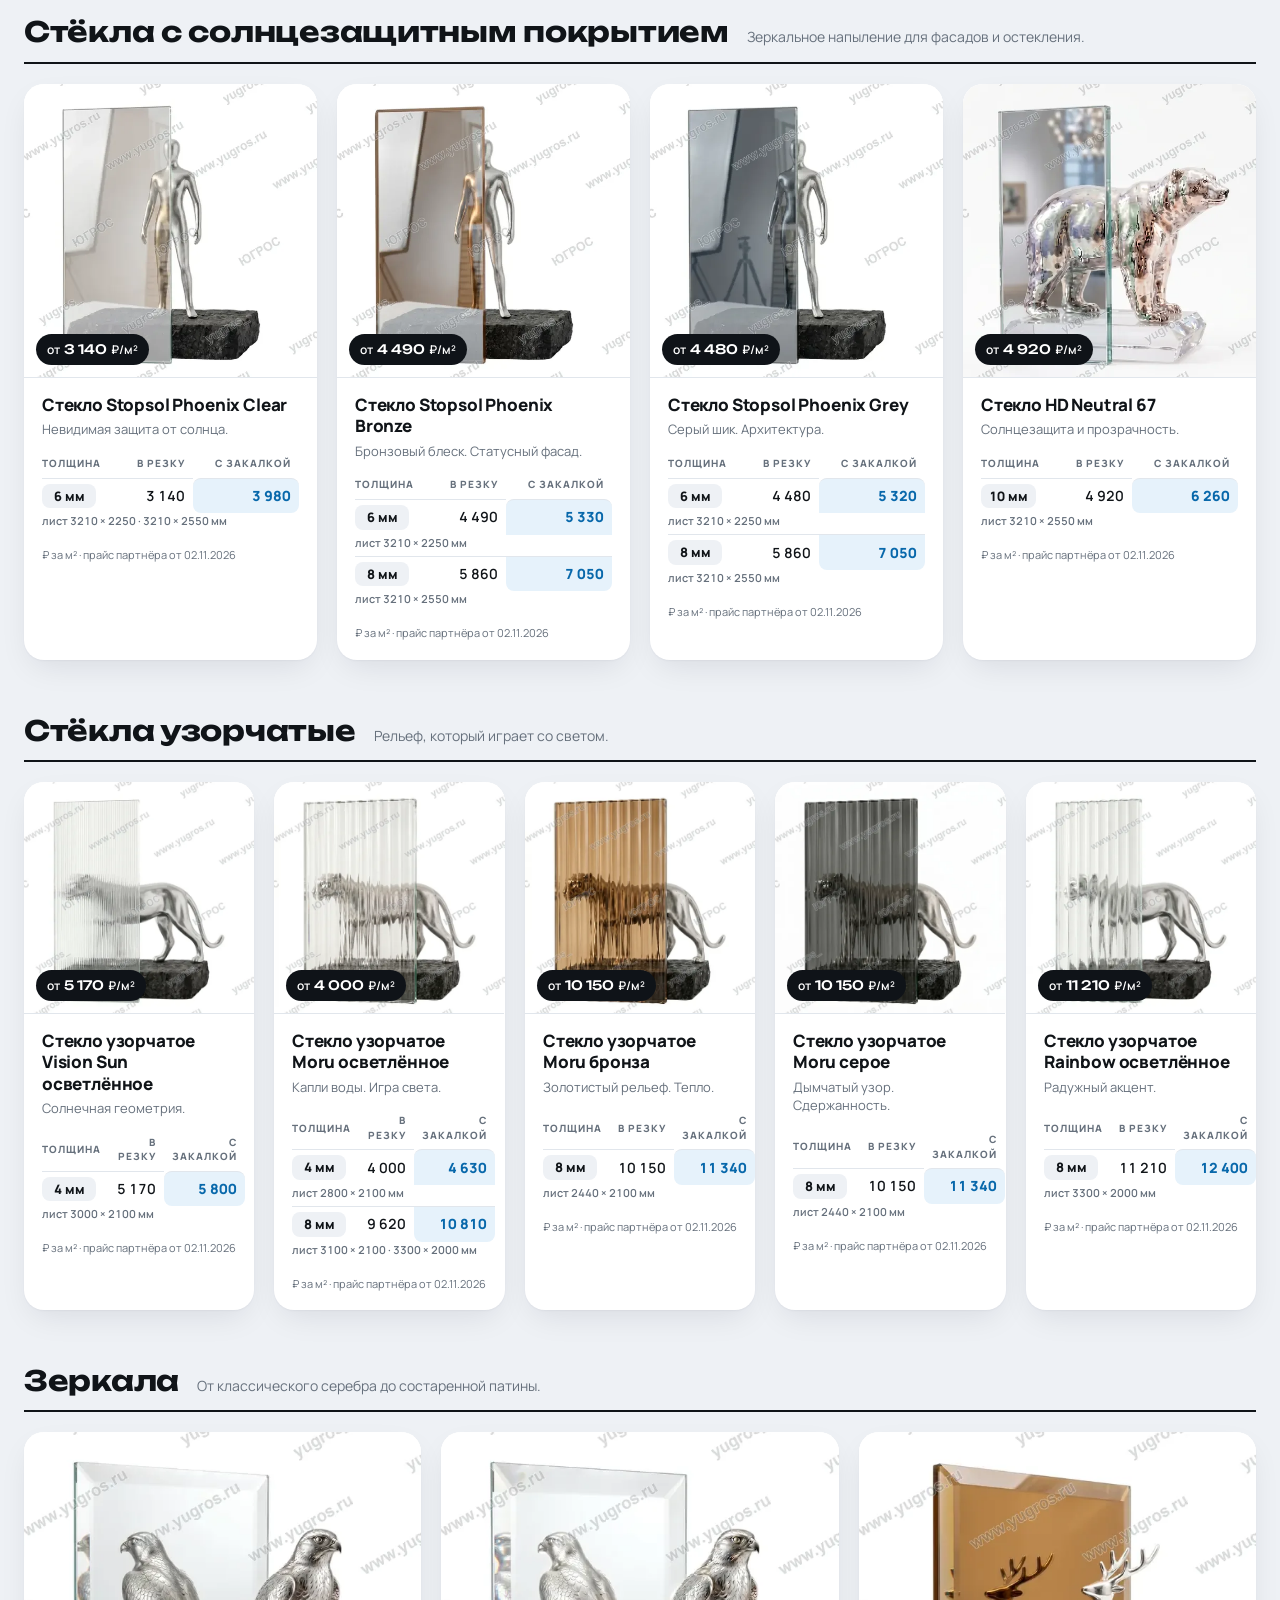
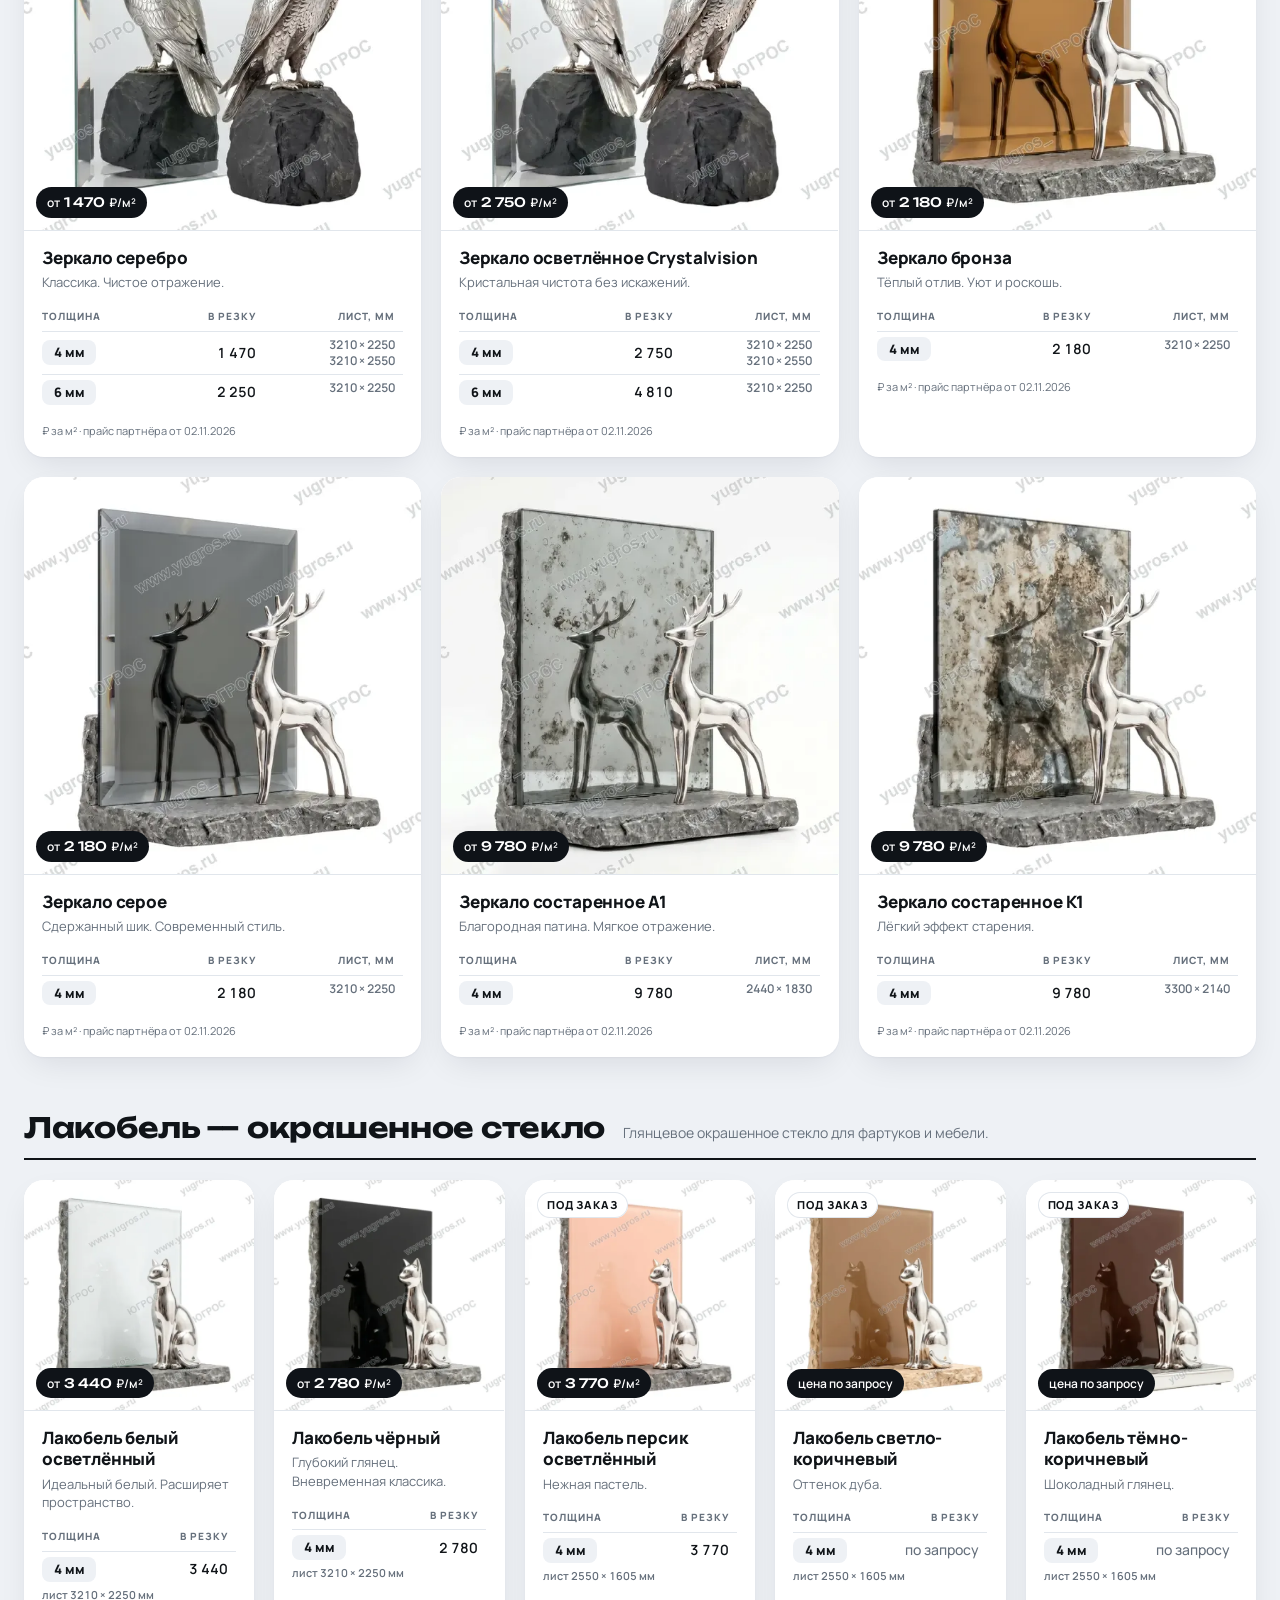
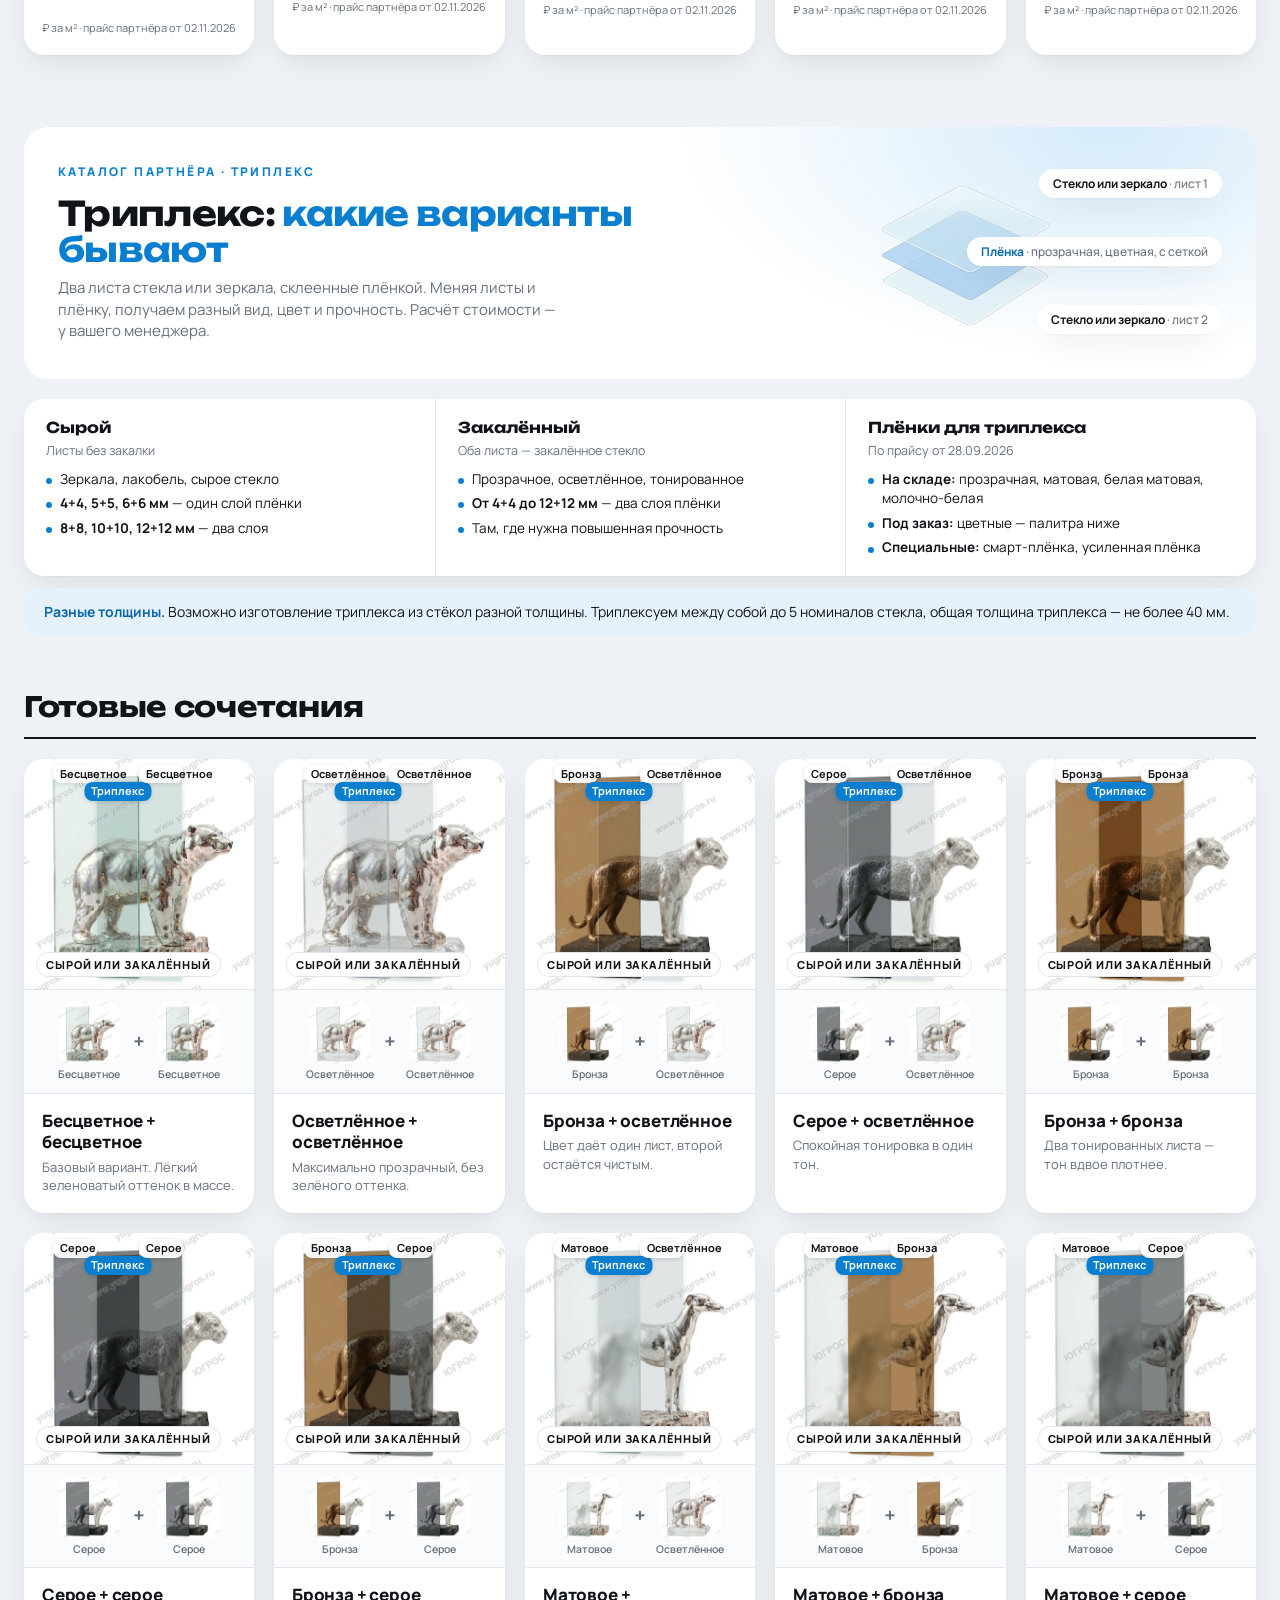
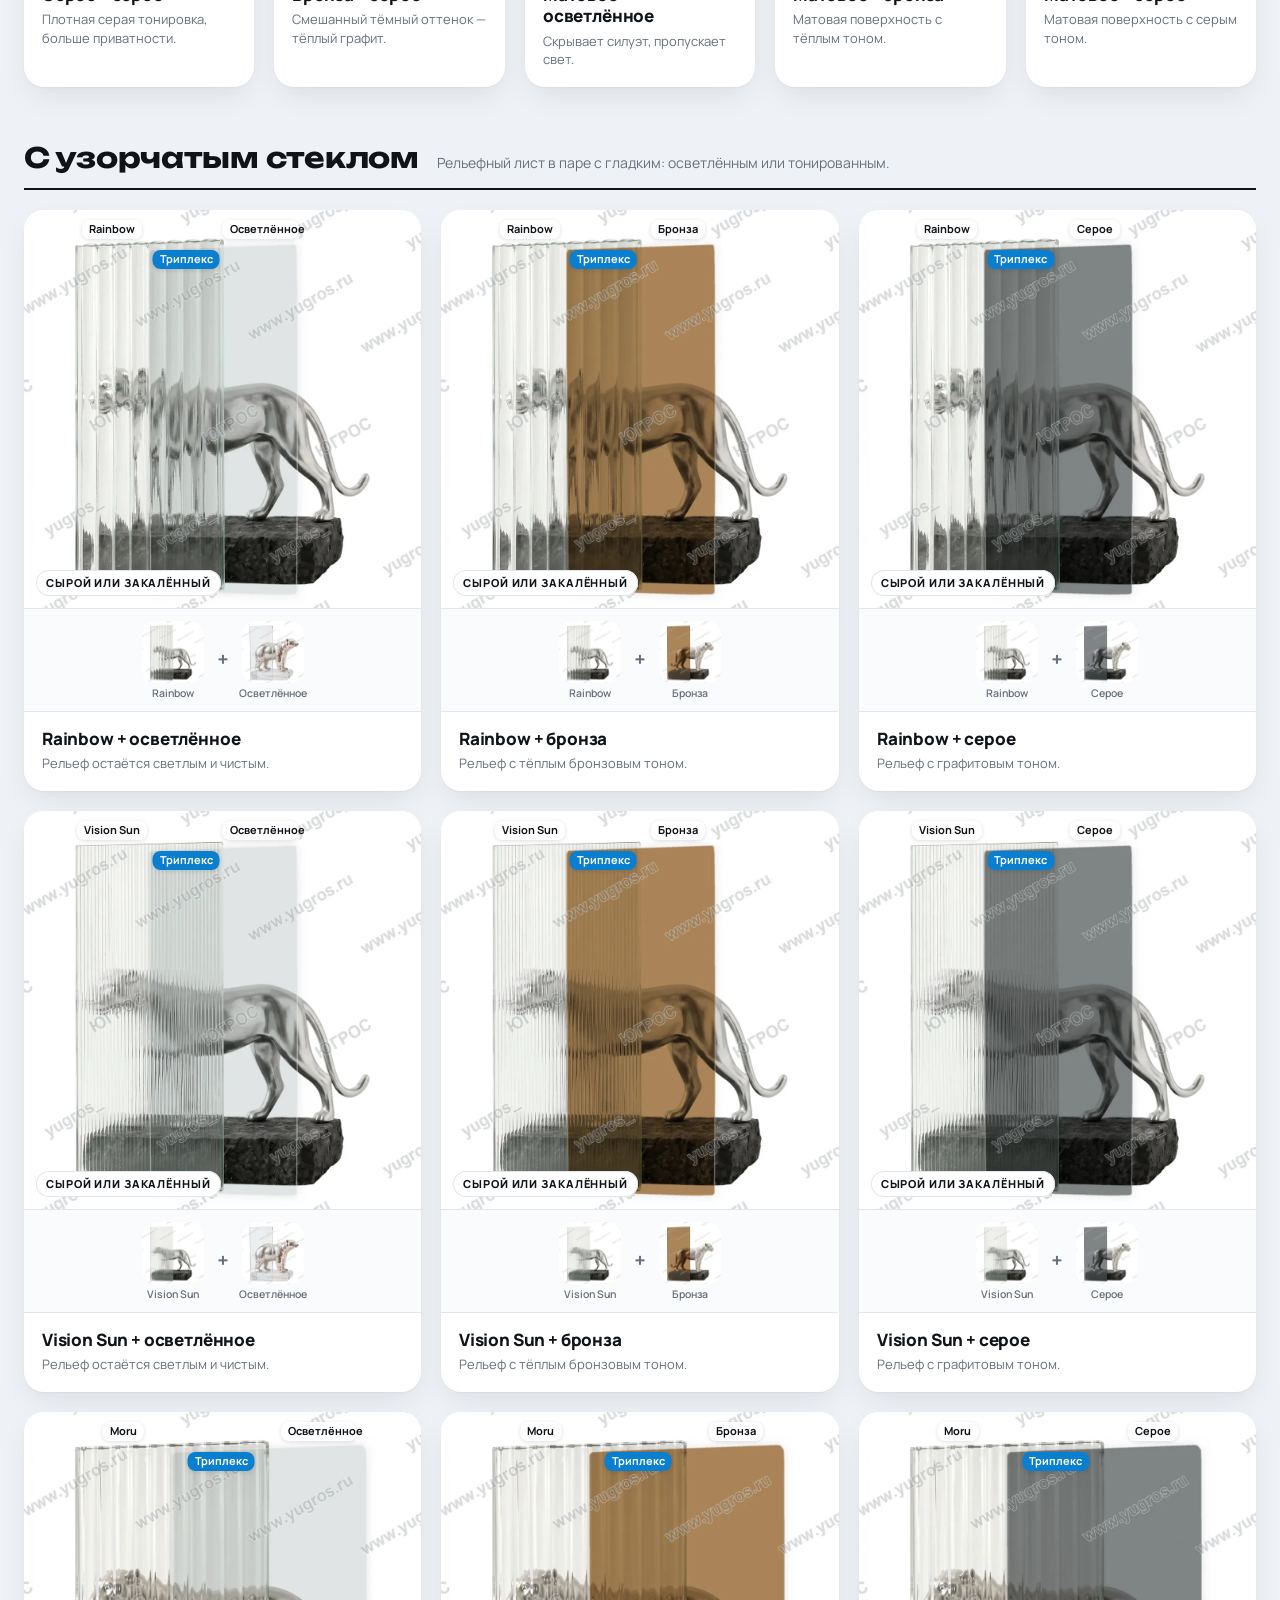
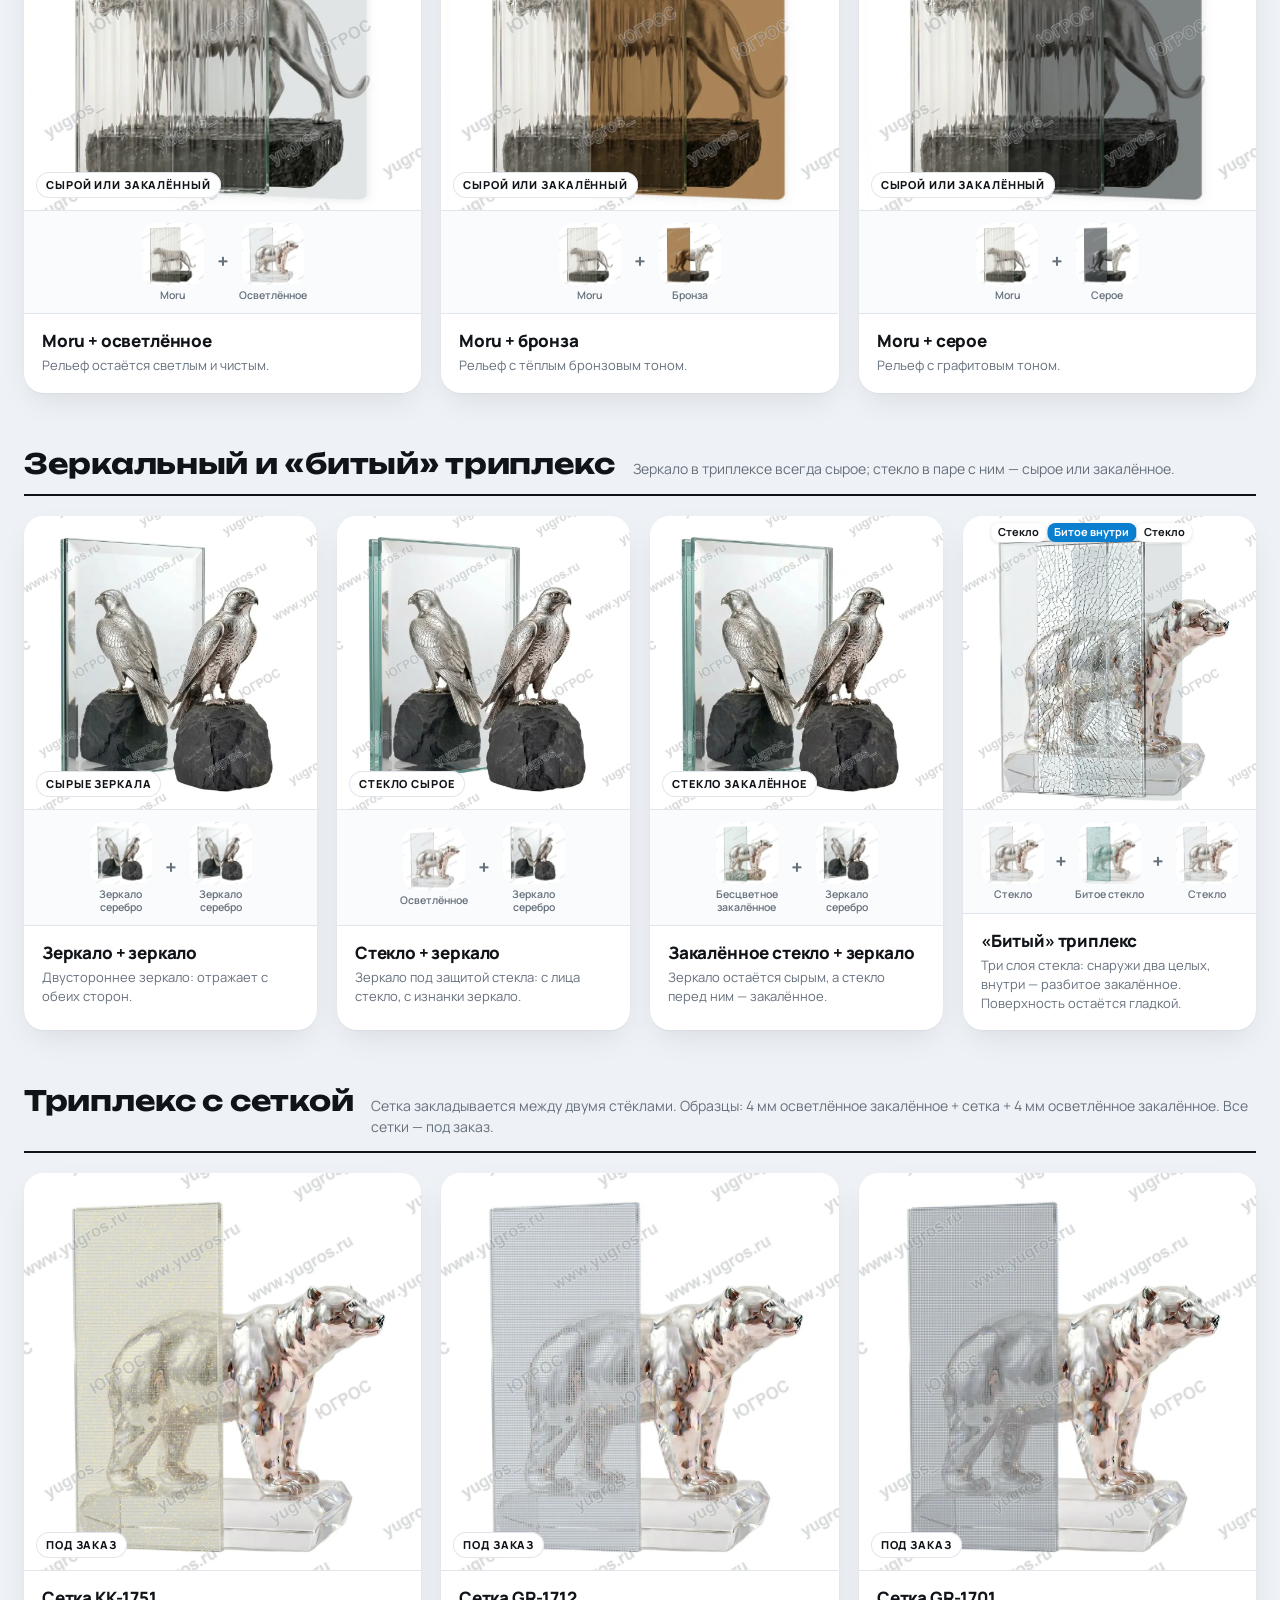
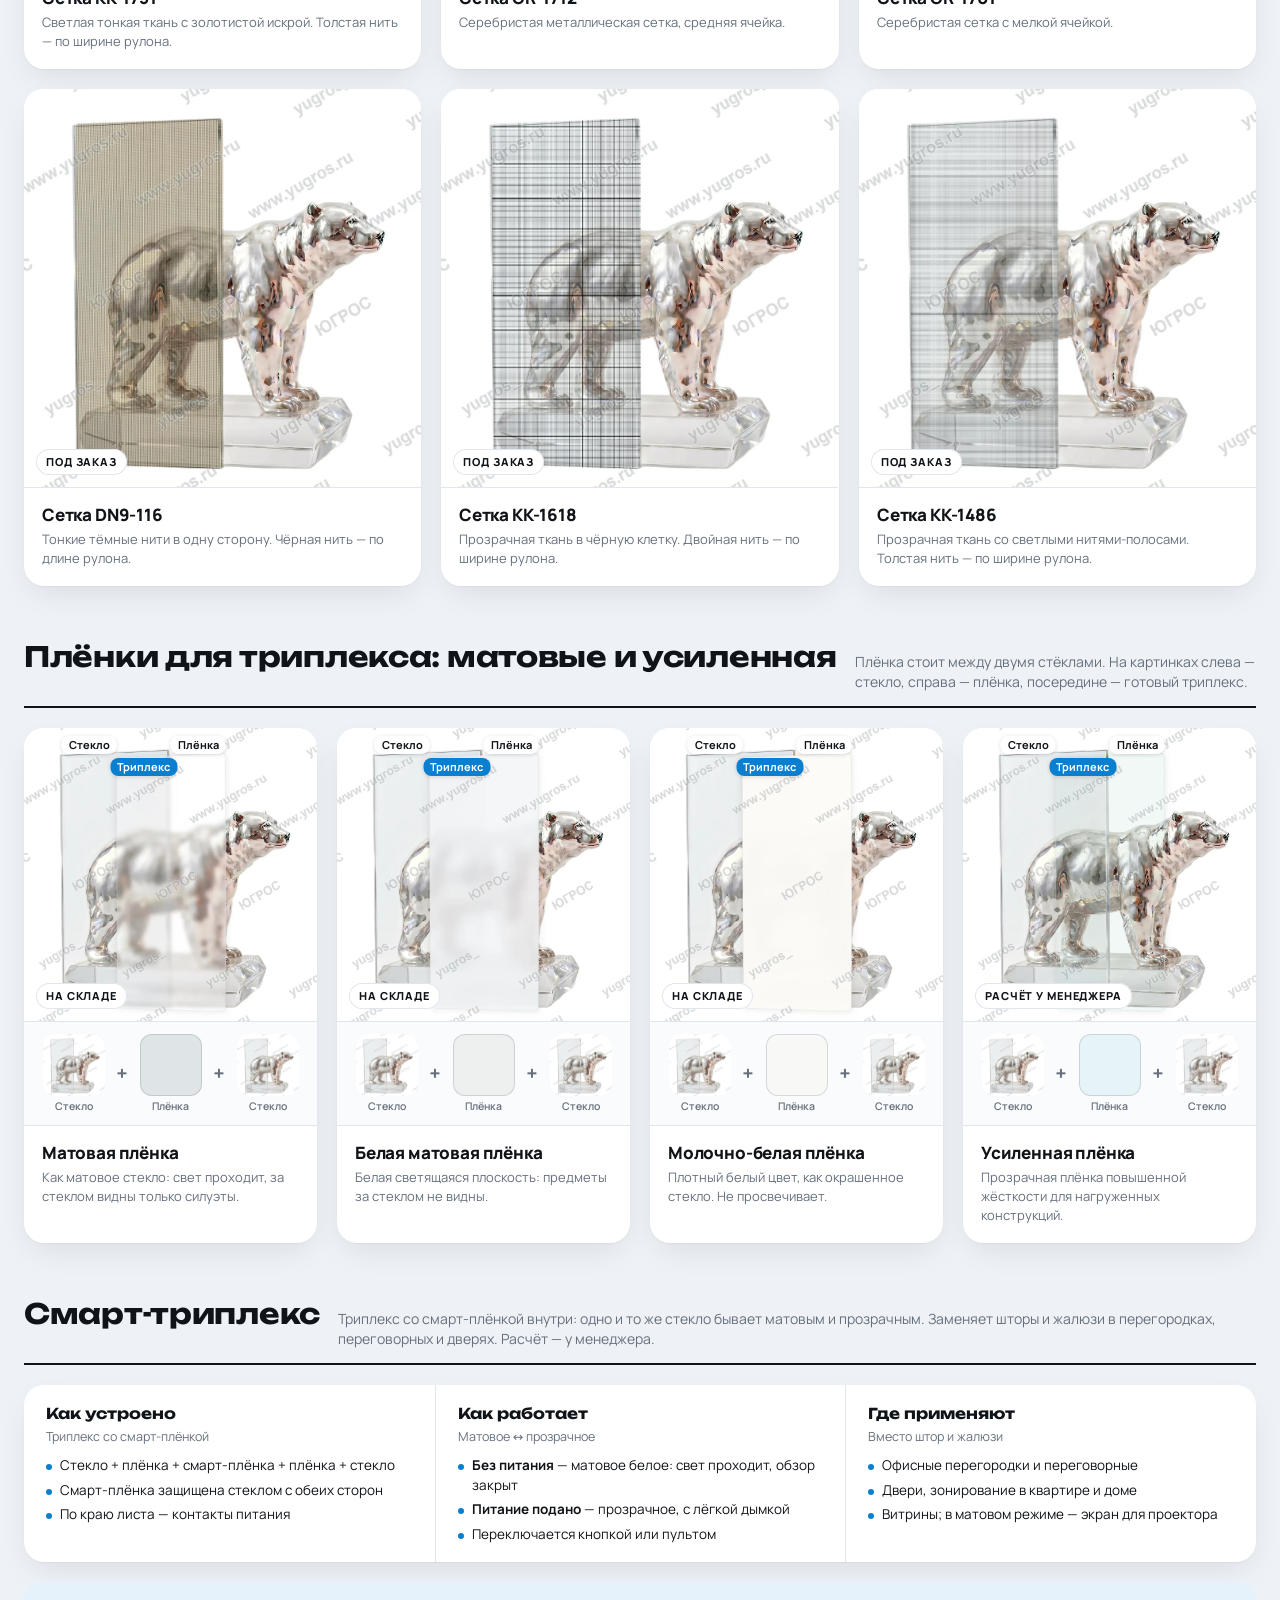
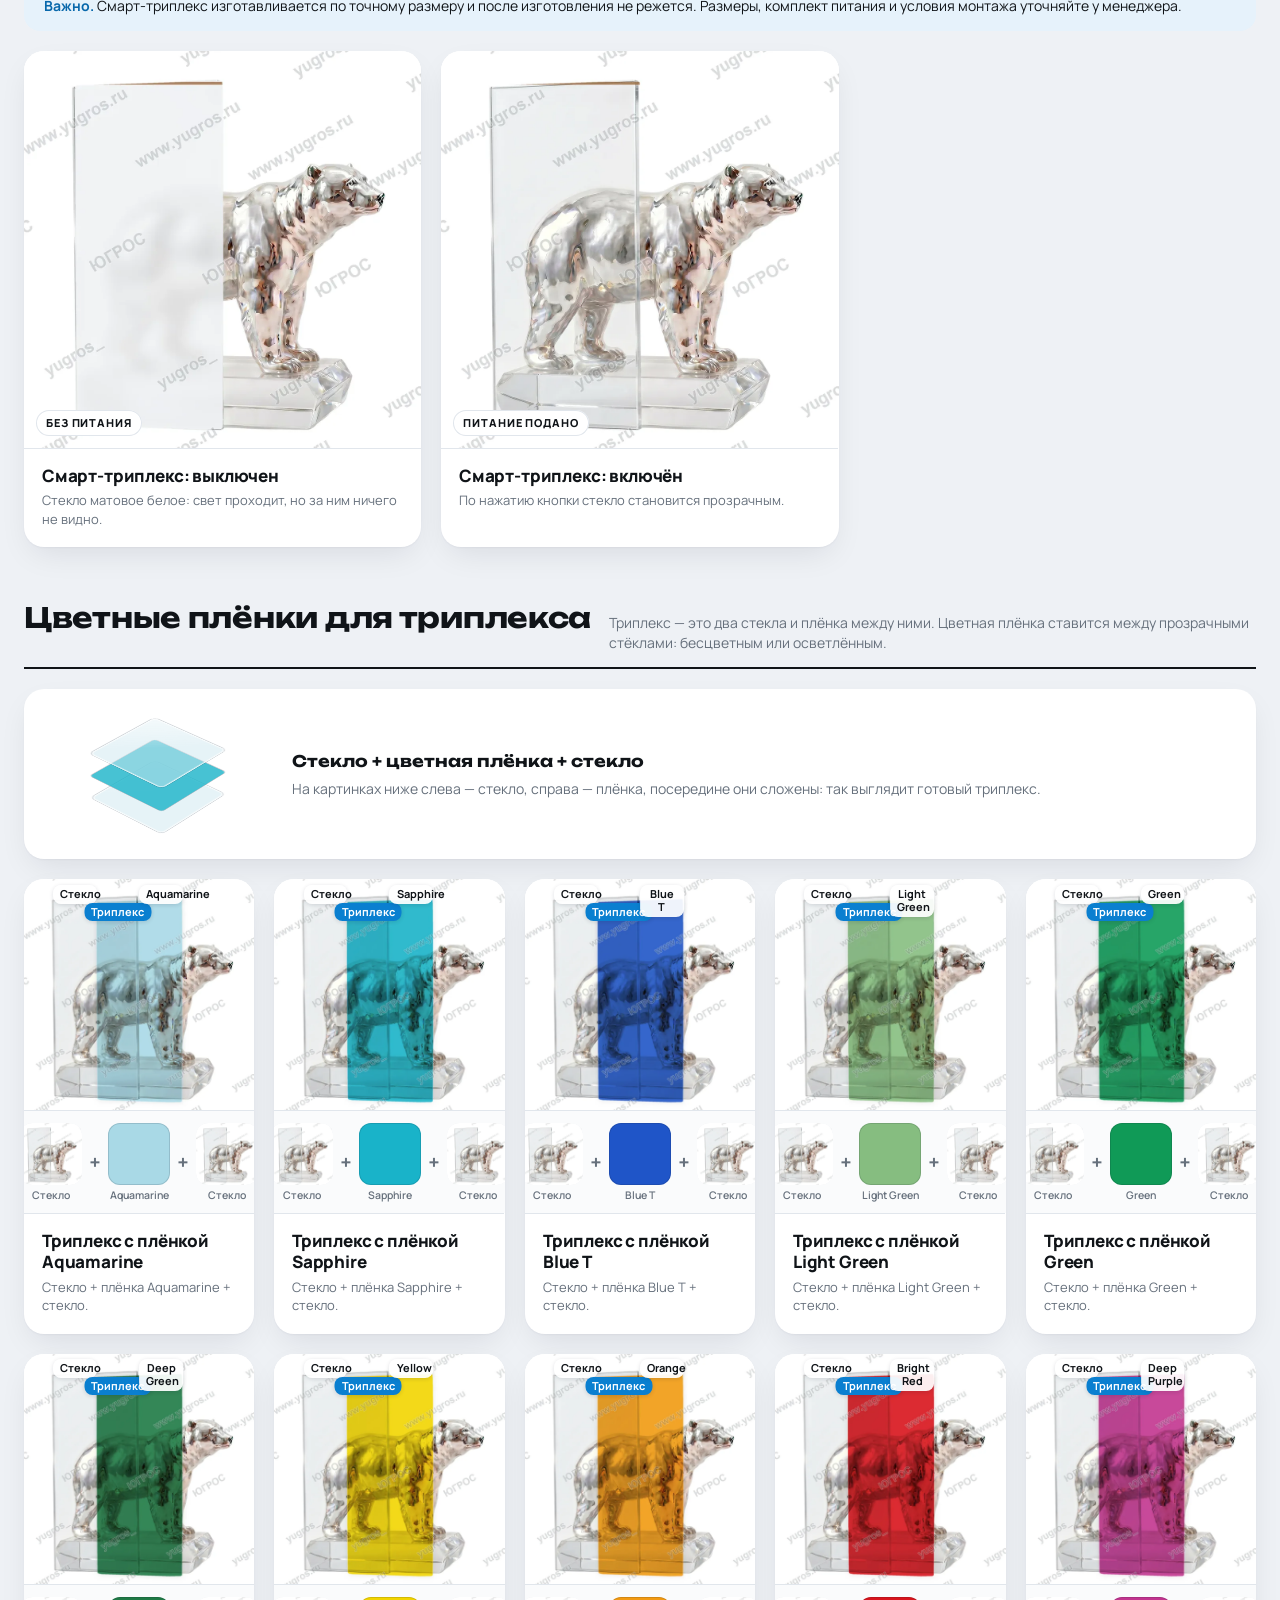
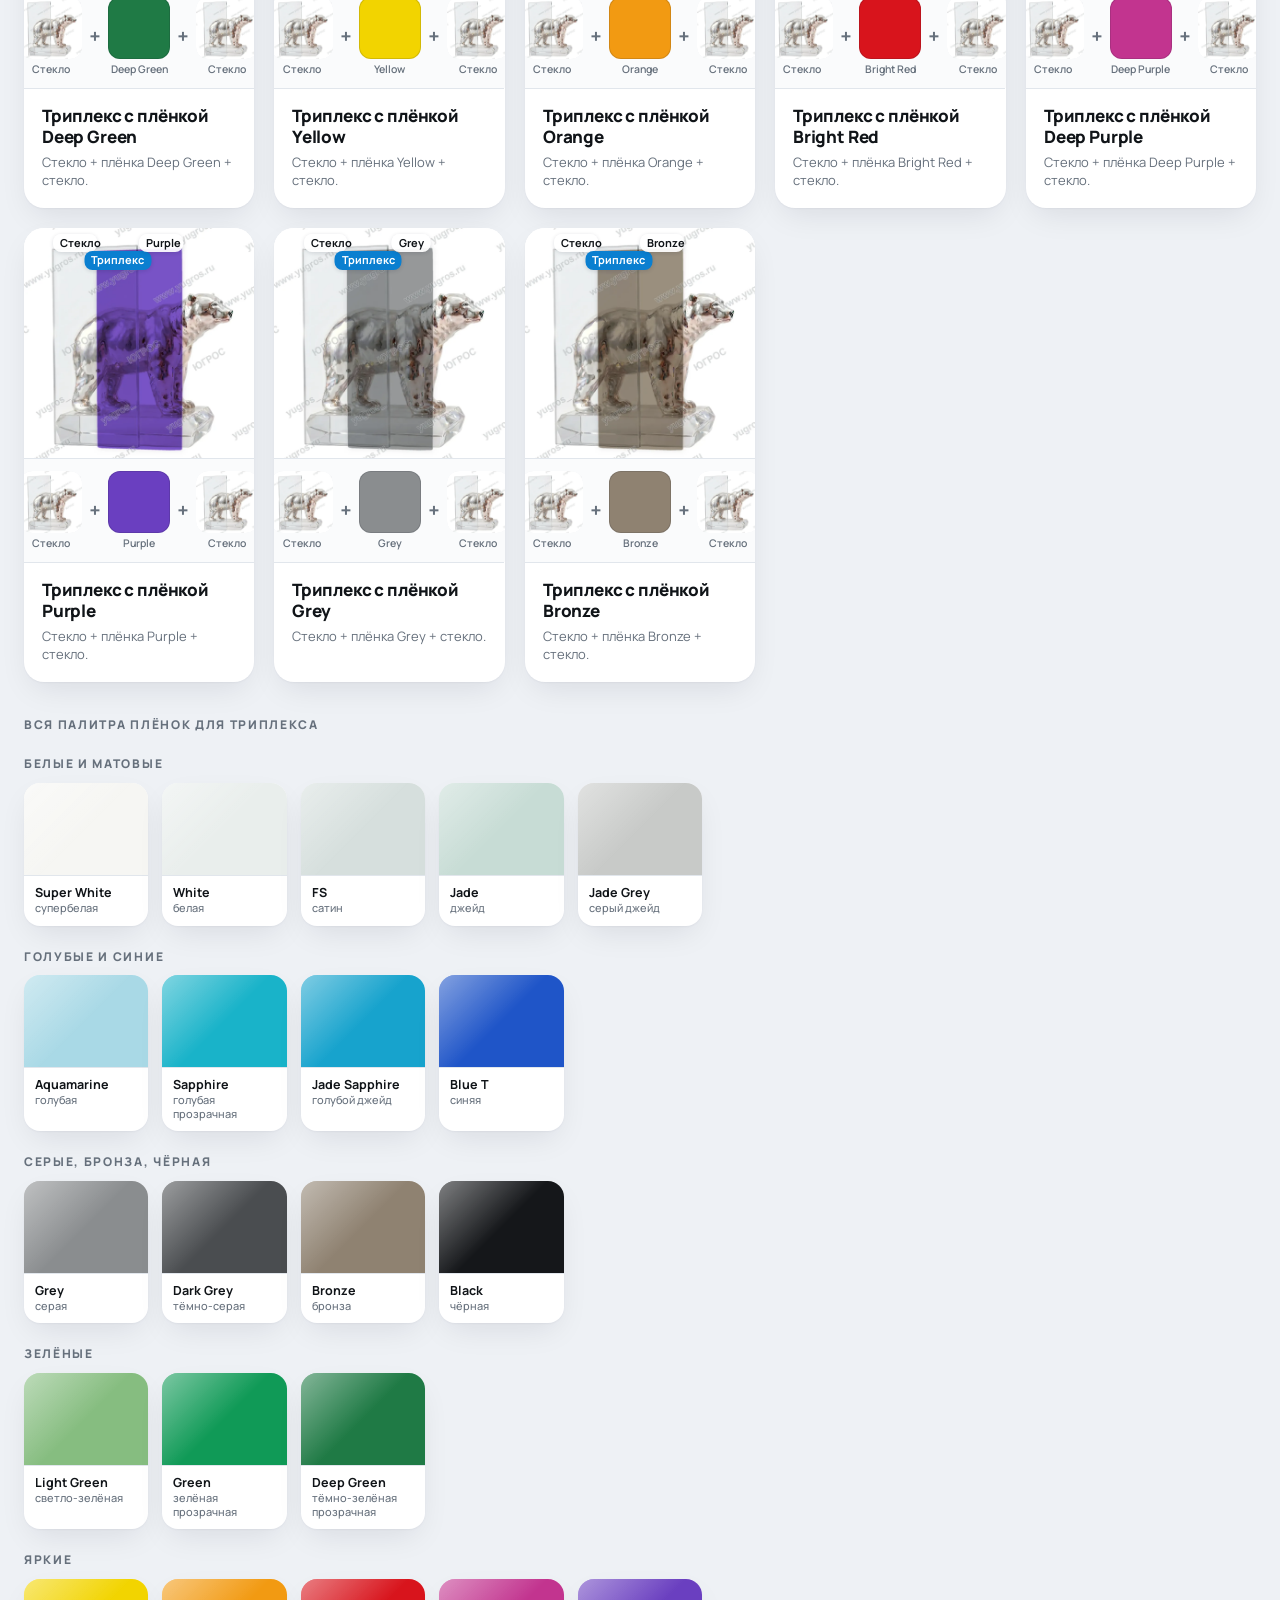
<file: full/index.html>
<!DOCTYPE html>
<html lang="ru">
<head>
<meta charset="UTF-8">
<meta name="viewport" content="width=device-width, initial-scale=1">
<meta name="robots" content="noindex, nofollow">
<title>Каталог ЮГРОС — стекло, триплекс, обработка</title>
<!-- Превью ссылки в мессенджерах; при смене адреса каталога поправить og:url и og:image -->
<meta property="og:type" content="website">
<meta property="og:title" content="ЮГРОС — каталог стекла и зеркал с ценами">
<meta property="og:description" content="32 вида стекла и зеркал, фото крупным планом, цены партнёра за м².">
<meta name="twitter:card" content="summary_large_image">
<link rel="preconnect" href="https://fonts.googleapis.com">
<link rel="preconnect" href="https://fonts.gstatic.com" crossorigin>
<link href="https://fonts.googleapis.com/css2?family=Manrope:wght@400;500;600;700;800&family=Unbounded:wght@500;700&display=swap" rel="stylesheet">
<style>
:root{
  --bg:#eef1f5; --panel:#ffffff; --ink:#101418; --muted:#66707c; --line:#e1e6ec;
  --accent:#0a7fd0; --accent-d:#0868ab; --soft:#e6f2fb; --dark:#0f1318;
  --shadow:0 1px 2px rgba(16,24,40,.04),0 12px 32px -8px rgba(16,24,40,.10);
  --disp:"Unbounded","Segoe UI",system-ui,sans-serif;
  --text:"Manrope","Segoe UI",system-ui,-apple-system,Roboto,Arial,sans-serif;
}
*{box-sizing:border-box;margin:0;padding:0}
body{font-family:var(--text);background:var(--bg);color:var(--ink);line-height:1.45;-webkit-print-color-adjust:exact;print-color-adjust:exact}
button{font:inherit;color:inherit;cursor:pointer;border:0;background:none}
a{color:inherit}
.wrap{max-width:1280px;margin:0 auto;padding:0 24px}

/* шапка */
.top{position:sticky;top:0;z-index:20;background:rgba(255,255,255,.86);backdrop-filter:saturate(1.4) blur(14px);-webkit-backdrop-filter:saturate(1.4) blur(14px);border-bottom:1px solid var(--line)}
.top .wrap{display:flex;align-items:center;gap:22px;height:66px}
.logo{height:36px;display:block}
.top .sp{flex:1}
.top a{font-weight:700;text-decoration:none;white-space:nowrap}
.top a.site{color:var(--accent)}
.btn{display:inline-block;font-weight:700;padding:11px 22px;border-radius:999px;white-space:nowrap;text-decoration:none;text-align:center;background:#fff;color:var(--dark);transition:transform .2s}
.btn:hover{transform:translateY(-1px)}

/* обложка */
.hero{position:relative;overflow:hidden;background:
  radial-gradient(900px 500px at 85% 10%,#d6ebfa 0,transparent 60%),
  linear-gradient(180deg,#fff 0,var(--bg) 100%)}
.hero .wrap{display:grid;grid-template-columns:1.05fr .95fr;gap:30px;align-items:center;padding-top:56px;padding-bottom:56px}
.kicker{font-size:12px;font-weight:800;letter-spacing:.2em;text-transform:uppercase;color:var(--accent)}
.hero h1{font-family:var(--disp);font-weight:700;font-size:clamp(30px,4.6vw,60px);line-height:1.04;letter-spacing:-.02em;margin-top:16px}
.hero h1 em{font-style:normal;color:var(--accent)}
.hero p{color:var(--muted);margin-top:18px;max-width:50ch;font-size:17px}
.facts{display:flex;gap:34px;margin-top:38px;flex-wrap:wrap}
.facts b{display:block;font-family:var(--disp);font-size:28px;font-weight:700;line-height:1}
.facts span{font-size:13px;color:var(--muted)}
.stack{position:relative;height:440px}
.pane{position:absolute;background:#fff;border-radius:22px;overflow:hidden;box-shadow:0 30px 60px -20px rgba(16,40,70,.28),0 0 0 1px rgba(16,40,70,.05);cursor:zoom-in;transition:transform .5s cubic-bezier(.2,.8,.2,1)}
.pane img{width:100%;height:100%;object-fit:cover;display:block}
.pane.p1{width:52%;aspect-ratio:1;left:2%;top:4%;transform:rotate(-5deg)}
.pane.p2{width:52%;aspect-ratio:1;right:0;top:16%;transform:rotate(4deg);z-index:2}
.pane.p3{width:40%;aspect-ratio:1;left:22%;bottom:-2%;transform:rotate(-1deg);z-index:3}
.pane:hover{transform:rotate(0) scale(1.04);z-index:5}

/* разделы */
.sec{display:flex;align-items:baseline;gap:8px 18px;flex-wrap:wrap;margin:56px 0 20px;padding-bottom:14px;border-bottom:2px solid var(--ink)}
.sec h2{font-family:var(--disp);font-size:clamp(19px,2.4vw,28px);font-weight:700;line-height:1.1;letter-spacing:-.01em}
.sec p{color:var(--muted);font-size:14px;flex:1;min-width:200px}
.sec .cnt{font-size:13px;font-weight:700;color:var(--muted);white-space:nowrap}

.grid{display:grid;grid-template-columns:repeat(auto-fill,minmax(270px,1fr));gap:20px}
.card{background:var(--panel);border-radius:20px;box-shadow:var(--shadow);overflow:hidden;display:flex;flex-direction:column;break-inside:avoid;transition:transform .35s cubic-bezier(.2,.8,.2,1),box-shadow .35s}
.card:hover{transform:translateY(-6px);box-shadow:0 2px 4px rgba(16,24,40,.04),0 28px 50px -16px rgba(16,40,70,.22)}
.js .card.rv{opacity:0;transform:translateY(22px)}
.js .card.rv.in{opacity:1;transform:none;transition:opacity .6s ease,transform .6s cubic-bezier(.2,.8,.2,1),box-shadow .35s}
.ph{position:relative;aspect-ratio:1/1;background:#fff;cursor:zoom-in;overflow:hidden}
.ph img{width:100%;height:100%;object-fit:contain;display:block;transition:transform .7s cubic-bezier(.2,.8,.2,1)}
.card:hover .ph img{transform:scale(1.08)}
.ph::after{content:"";position:absolute;inset:0;background:linear-gradient(115deg,transparent 40%,rgba(255,255,255,.75) 50%,transparent 60%);transform:translateX(-120%);pointer-events:none}
.card:hover .ph::after{transform:translateX(120%);transition:transform .9s ease}
.from{position:absolute;left:12px;bottom:12px;background:var(--dark);color:#fff;font-size:12px;font-weight:600;padding:6px 11px;border-radius:999px;z-index:1}
.from b{font-family:var(--disp);font-weight:500;font-size:13px;margin:0 2px}
.zoom{position:absolute;right:12px;bottom:12px;width:34px;height:34px;border-radius:50%;background:rgba(255,255,255,.95);color:var(--ink);display:grid;place-items:center;box-shadow:0 2px 10px rgba(0,0,0,.14);z-index:1;opacity:0;transform:scale(.8);transition:.25s}
.card:hover .zoom{opacity:1;transform:none}
.tag{position:absolute;left:12px;top:12px;z-index:1;font-size:11px;font-weight:800;letter-spacing:.08em;text-transform:uppercase;color:#fff;background:var(--accent);padding:5px 10px;border-radius:999px}
.tag.o{background:#fff;color:var(--ink);box-shadow:inset 0 0 0 1px var(--line)}
.body{padding:16px 18px 18px;display:flex;flex-direction:column;gap:5px;flex:1;border-top:1px solid var(--line)}
.name{font-size:17px;font-weight:800;line-height:1.25;letter-spacing:-.01em}
.desc{font-size:13px;color:var(--muted)}

table.pr{width:100%;border-collapse:separate;border-spacing:0;margin-top:12px;font-size:14px;font-variant-numeric:tabular-nums}
.pr th{font-size:10px;font-weight:800;color:var(--muted);text-transform:uppercase;letter-spacing:.1em;text-align:right;padding:0 8px 7px}
.pr th:first-child,.pr td:first-child{text-align:left;padding-left:0}
.pr td{padding:5px 8px;text-align:right;white-space:nowrap;font-weight:600;border-top:1px solid var(--line)}
.pr td:first-child span{display:inline-block;min-width:54px;text-align:center;background:var(--bg);border-radius:8px;padding:3px 8px;font-weight:800;font-size:13px}
.pr td.t{color:var(--accent-d);background:var(--soft);font-weight:800}
.pr tr:first-child td.t{border-radius:8px 8px 0 0}.pr tr:last-child td.t{border-radius:0 0 8px 8px}
.pr tr:only-child td.t{border-radius:8px}
.pr .na{color:var(--muted);font-weight:500}
.pr td.fm{font-size:12px;font-weight:600;color:var(--muted);line-height:1.35;vertical-align:top}
.pr tr.fmr{display:none}.pr tr.fmr td{border-top:0;padding:0 0 5px;text-align:left;white-space:normal;font-size:11px;font-weight:600;color:var(--muted)}
.body{container-type:inline-size}
@container (max-width:300px){.pr td.fm,.pr th.fmh{display:none}.pr tr.fmr{display:table-row}}
.pr tr:has(+ tr.fmr:last-child) td.t{border-radius:0 0 8px 8px}.pr tbody tr:first-child:has(+ tr.fmr:last-child) td.t{border-radius:8px}
.pr th:last-child{white-space:nowrap}
.unit{font-size:11px;color:var(--muted);margin-top:8px}

.notes{margin:64px 0 0;display:grid;grid-template-columns:repeat(3,1fr);gap:20px}
.note{background:var(--panel);border-radius:20px;padding:22px;box-shadow:var(--shadow);font-size:14px;color:var(--muted)}
.note b{display:block;color:var(--ink);font-size:16px;margin-bottom:6px}

.invite{margin:64px 0 0;background:var(--dark);color:#fff;border-radius:28px;padding:54px 48px;position:relative;overflow:hidden;display:grid;grid-template-columns:1fr auto;gap:30px;align-items:center}
.invite::before{content:"";position:absolute;right:-80px;top:-140px;width:420px;height:420px;border-radius:50%;background:radial-gradient(circle,#0a7fd0 0,transparent 68%);opacity:.55}
.invite h3{font-family:var(--disp);font-size:clamp(20px,2.6vw,32px);line-height:1.15;font-weight:700;max-width:22ch;position:relative}
.invite p{color:#a9b4c0;margin-top:12px;max-width:52ch;position:relative}
.invite p b{color:#fff}
.invite .btn{position:relative}
footer{padding:34px 0 60px;text-align:center;color:var(--muted);font-size:13px}

/* просмотр фото */
.lb{position:fixed;inset:0;z-index:50;background:rgba(8,10,12,.94);display:none;grid-template-columns:1fr 380px}
.lb.on{display:grid}
.stage{position:relative;overflow:hidden;display:grid;place-items:center;background:#fff;cursor:zoom-in;touch-action:none}
.stage.z{cursor:zoom-out}
.stage img{max-width:100%;max-height:100vh;object-fit:contain;transition:transform .3s ease;user-select:none;-webkit-user-drag:none}
.side{background:var(--panel);padding:30px 26px;overflow:auto;display:flex;flex-direction:column;gap:8px}
.side .lbl{font-size:11px;font-weight:800;color:var(--muted);text-transform:uppercase;letter-spacing:.14em}
.side .name{font-family:var(--disp);font-size:21px;font-weight:700;line-height:1.2;margin-top:6px}
.side .hint{font-size:12px;color:var(--muted);margin-top:auto;padding-top:16px}
.nav{position:absolute;top:50%;transform:translateY(-50%);width:46px;height:46px;border-radius:50%;background:rgba(16,20,24,.8);color:#fff;font-size:22px;display:grid;place-items:center}
.nav.p{left:16px}.nav.n{right:16px}
.x{position:fixed;top:14px;right:14px;z-index:51;width:40px;height:40px;border-radius:50%;background:var(--bg);font-size:18px}

@media (max-width:900px){
  .hero .wrap{grid-template-columns:1fr;padding-top:34px;padding-bottom:34px}
  .stack{height:300px;order:-1}
  .notes{grid-template-columns:1fr}
  .invite{grid-template-columns:1fr;padding:36px 26px}
  .lb{grid-template-columns:1fr;grid-template-rows:52vh 1fr}
}
@media (max-width:640px){
  .wrap{padding:0 14px}
  .top .wrap{gap:14px}.top a{font-size:14px}
  .logo{height:28px}
  .grid{grid-template-columns:1fr 1fr;gap:10px}
  .card{border-radius:14px}
  .body{padding:10px 10px 12px}.name{font-size:14px}.desc{display:none}
  .pr{font-size:12.5px}.pr th{font-size:9px;letter-spacing:0;padding:0 4px 6px}.pr td{padding:5px 4px}
  .pr td:first-child span{min-width:0;padding:3px 6px;font-size:12px}
  .from{font-size:11px;padding:5px 9px;left:8px;bottom:8px}.zoom{display:none}.tag{left:8px;top:8px}
  .sec{margin-top:40px}.sec .cnt{display:none}
  .facts{gap:22px}.facts b{font-size:22px}
}
@media (prefers-reduced-motion:reduce){*{transition:none!important;animation:none!important}.js .card.rv{opacity:1;transform:none}}

/* ---- PDF: страница открывается как index.html?print, лист A4 ---- */
@page{size:A4;margin:8mm 0}
.pdf body{width:210mm;margin:0 auto;background:#fff}
.pdf .wrap{max-width:none;padding:0 9mm}
.pdf .top{position:static;background:none;border:0;backdrop-filter:none}
.pdf .top .wrap{height:12mm;gap:5mm}.pdf .top a{font-size:12px}
.pdf .logo{height:9mm}
.pdf .hero{background:linear-gradient(180deg,#eaf4fc 0,#fff 100%);margin:2mm 9mm 0;border-radius:5mm}
.pdf .hero .wrap{grid-template-columns:1.15fr .85fr;padding:4mm 8mm;gap:6mm}
.pdf .kicker{font-size:8px}
.pdf .hero h1{font-size:27px;margin-top:3mm}
.pdf .hero p{display:none}
.pdf .facts{margin-top:5mm;gap:5mm;flex-wrap:nowrap}.pdf .facts b{font-size:15px}.pdf .facts span{font-size:8.5px}
.pdf .stack{height:45mm}
.pdf .pane{border-radius:3mm;box-shadow:0 0 0 1px #d8dde3;cursor:default}
.pdf .sec{margin:5mm 0 2.5mm;padding-bottom:1.5mm;border-bottom-width:1.5px;break-after:avoid;break-inside:avoid}
.pdf .sec h2{font-size:14px}.pdf .sec p{font-size:9.5px}.pdf .sec .cnt{font-size:9px}
.pdf .grid{gap:2.5mm;grid-template-columns:repeat(var(--pc,3),1fr)}
.pdf .card{box-shadow:none;border:1px solid #d5dbe2;border-radius:3mm;transform:none!important}
.pdf .ph{aspect-ratio:var(--pa,5/4);cursor:default}
.pdf .ph img{object-fit:cover}
.pdf .ph::after,.pdf .zoom,.pdf .lb{display:none}
.pdf .from{font-size:8.5px;padding:2.5px 7px;left:2mm;bottom:2mm}.pdf .from b{font-size:9px}
.pdf .tag{font-size:7px;left:2mm;top:2mm;padding:3px 7px}
.pdf .body{padding:2.2mm 2.6mm 2.4mm;gap:1px}
.pdf .name{font-size:11.5px;line-height:1.2}
.pdf .desc{font-size:8.5px}
.pdf table.pr{font-size:10.5px;margin-top:1.6mm}
.pdf .pr th{font-size:6.5px;padding:0 5px 3px;letter-spacing:.06em}
.pdf .pr td{padding:2.2px 5px}
.pdf .pr td.fm{font-size:8.5px;line-height:1.25}
.pdf .pr td:first-child span{font-size:9.5px;min-width:0;padding:1.5px 6px;border-radius:5px}
.pdf .unit{display:none}
.pdf .grid + .grid{margin-top:2.5mm}
.pdf .grid.hz .card{flex-direction:row;align-items:stretch}
.pdf .grid.hz .ph{flex:none;width:var(--ph);min-height:var(--ph);aspect-ratio:auto;align-self:stretch}
.pdf .grid.hz .ph img{position:absolute;inset:0;object-fit:contain}
.pdf .grid.hz .body{border-top:0;border-left:1px solid var(--line);justify-content:center;padding:2.5mm 3.5mm}
.pdf .grid.hz .from{display:none}
.pdf .grid.hz .name{font-size:12.5px}
.pdf .grid.hz table.pr{font-size:11px}.pdf .grid.hz .pr td{padding:2.6px 6px}
.pdf .notes{margin-top:5mm;gap:2.5mm;break-inside:avoid}
.pdf .note{box-shadow:none;border:1px solid #d5dbe2;border-radius:3mm;padding:3mm;font-size:9px}.pdf .note b{font-size:10.5px;margin-bottom:2px}
.pdf .invite{margin-top:4mm;padding:11mm 9mm;border-radius:4mm;break-inside:avoid}
.pdf .invite h3{font-size:15px;max-width:none}.pdf .invite p{font-size:10px;margin-top:2mm}
.pdf .invite .btn{padding:6px 16px;font-size:11px}
.pdf footer{padding:3mm 0 0;font-size:8.5px}
</style>
<link rel="stylesheet" href="parts.css">
</head>
<body>

<header class="top"><div class="wrap">
  <img class="logo" src="img/logo.png" alt="ЮГРОС — стекольная компания" width="143" height="36">
  <span class="sp"></span>
  <a data-phone></a>
  <a class="site" href="https://yugros.ru" target="_blank" rel="noopener">yugros.ru</a>
</div></header>

<section class="hero"><div class="wrap">
  <div>
    <div class="kicker">Каталог партнёра · цены от <span data-date></span></div>
    <h1>Стекло и&nbsp;зеркала <em>с&nbsp;ценами за&nbsp;м²</em></h1>
    <p>Нажмите на фото, чтобы рассмотреть фактуру вблизи.</p>
    <div class="facts">
      <div><b id="fCount"></b><span>видов стекла и зеркал</span></div>
      <div><b>4–12 мм</b><span>толщины в наличии</span></div>
      <div><b>с 1995</b><span>года на рынке</span></div>
    </div>
  </div>
  <div class="stack" id="stack"></div>
</div></section>

<main class="wrap">
  <nav class="jump"><a class="on" href="#list">Стекло и зеркала</a><a href="#triplex">Триплекс</a><a href="#obrabotka">Обработка</a></nav>
  <div id="list"></div>
  <div id="tx-root" class="tx"></div>
  <div id="ob-root" class="ob"></div>

  <div class="notes">
    <div class="note"><b>В резку</b>Стекло, раскроенное по вашим размерам. Минимальная цена — как за 0,06 м².</div>
    <div class="note"><b>С закалкой</b>Закалённое стекло с полированной кромкой, без отверстий и вырезов.</div>
    <div class="note"><b>Считается отдельно</b>Отверстия, вырезы, фрезерование, фацет, триплекс, печать и доставка, а также непрямоугольные изделия, изделия площадью менее 0,5 м² и более 5 м², весом более 100 кг — менеджер пришлёт точный расчёт.</div>
  </div>

  <div class="invite">
    <div>
      <h3>Истинная красота стекла раскрывается только вживую</h3>
      <p>Приглашаем в шоу-рум, где представлен весь ассортимент. Сравните оттенки, фактуры и глубину лично. <b>Записаться на просмотр вы можете у вашего менеджера.</b></p>
    </div>
    <a class="btn" href="https://yugros.ru" target="_blank" rel="noopener">yugros.ru</a>
  </div>
</main>

<footer><div class="wrap">ЮГРОС — стекло и зеркала с 1995 года · Краснодар · цены действительны на <span data-date></span></div></footer>

<div class="lb" id="lb" role="dialog" aria-modal="true" aria-label="Просмотр фото">
  <div class="stage" id="stage">
    <img id="lbImg" alt="">
    <button class="nav p" id="prev" aria-label="Предыдущее">‹</button>
    <button class="nav n" id="next" aria-label="Следующее">›</button>
  </div>
  <aside class="side" id="side"></aside>
  <button class="x" id="lbX" aria-label="Закрыть">✕</button>
</div>

<script src="data.js"></script>
<script src="tx-data.js"></script>
<script src="ob-data.js"></script>
<script src="tx.js"></script>
<script src="ob.js"></script>
<script>
const PRINT = /[?&]print\b/.test(location.search);   // ?print — вёрстка листа A4 для выгрузки в PDF
document.documentElement.classList.add(PRINT ? "pdf" : "js");
// PDF: раскладка рядов по разделам, подобрана так, чтобы листы A4 заполнялись без пустот.
// {v:N, a} — N вертикальных карточек в ряд, a — пропорции фото; {h:N, ph} — N горизонтальных (фото слева, ph мм, цены справа):
// позиции с длинной таблицей цен идут крупными горизонтальными карточками, с одной-двумя ценами — компактными.
const PDF_LAYOUT = [
  [{h:2, ph:43}, {h:2, ph:30}],
  [{v:3, a:"4/3"}],
  [{h:2, ph:40}, {v:3, a:"5/4"}],
  [{h:2, ph:36}, {h:2, ph:36}],
  [{v:3, a:"5/4"}, {v:3, a:"5/4"}],
  [{v:3, a:"1/1"}, {v:3, a:"1/1"}],
  [{v:3, a:"1/1"}, {h:2, ph:36}],
];
const $ = s => document.querySelector(s);
const fmt = v => v.toLocaleString("ru-RU").replace(/ /g, " ");
const pad = n => String(n).padStart(2, "0");
const thumb = f => PRINT ? `img/print/${pad(f)}.jpg` : `img/${pad(f)}_s.webp`;   // в PDF — JPEG, иначе файл раздувается
const ALL = [];
CAT.forEach((c, ci) => c.items.forEach(it => { it.ci = ci; it.mirror = c.mirror; it.id = ALL.length; ALL.push(it); }));

document.querySelectorAll("[data-date]").forEach(e => e.textContent = PRICE_DATE);
document.querySelectorAll("[data-phone]").forEach(e => { e.textContent = PHONE.text; e.href = PHONE.href; });
$("#fCount").textContent = ALL.length;
$("#stack").innerHTML = [[24, "p1"], [1, "p2"], [11, "p3"]].map(([f, c]) => {
  const it = ALL.find(i => i.f === f) || ALL[0];   // позицию с обложки могли убрать в редакторе — берём первую
  if (!it) return ""; f = it.f;
  return `<div class="pane ${c}" data-open="${it.id}"><img src="${thumb(f)}" alt="${it.n}" width="560" height="560"></div>`;
}).join("");

function minPrice(it) {
  const v = Object.values(it.p).filter(Boolean).map(x => x[0]);
  return v.length ? Math.min(...v) : null;
}
function priceTable(it) {
  const hasFm = it.fm && Object.keys(it.fm).length > 0;   // форматы листов из инвентаризации склада (с 10.11.2026)
  const rows = Object.keys(it.p).map(t => {
    const v = it.p[t];
    const cut = v ? fmt(v[0]) : '<span class="na">по запросу</span>';
    const tmp = v && v[1] ? fmt(v[1]) : '<span class="na">—</span>';
    const f = hasFm ? (it.fm[t] || []) : [];
    const lst = hasFm ? `<td class="fm">${f.join("<br>") || '<span class="na">—</span>'}</td>` : "";   // формат листа, мм
    const fmr = f.length ? `<tr class="fmr"><td colspan="3">лист ${f.map(x => x.replace(/ /g, "&nbsp;")).join(" · ")}&nbsp;мм</td></tr>` : "";   // то же строкой — на телефоне
    return `<tr><td><span>${t} мм</span></td><td>${cut}</td>` + (it.mirror ? "" : `<td class="t">${tmp}</td>`) + lst + "</tr>" + fmr;
  }).join("");
  return `<table class="pr"><thead><tr><th>Толщина</th><th>В резку</th>${it.mirror ? "" : "<th>С закалкой</th>"}${hasFm ? "<th class=\"fmh\">Лист, мм</th>" : ""}</tr></thead><tbody>${rows}</tbody></table><div class="unit">₽ за м² · прайс партнёра от ${PRICE_DATE}</div>`;
}
const plural = n => n % 10 === 1 && n % 100 !== 11 ? "позиция" : (n % 10 >= 2 && n % 10 <= 4 && (n % 100 < 12 || n % 100 > 14) ? "позиции" : "позиций");

function card(it) {
  const m = minPrice(it);
  return `
    <article class="card rv">
      <div class="ph" data-open="${it.id}">
        <img src="${thumb(it.f)}" alt="${it.n}" ${PRINT ? "" : 'loading="lazy" decoding="async"'} width="560" height="560">
        ${it.tag ? `<span class="tag${it.tag === "Акция" ? "" : " o"}">${it.tag}</span>` : ""}
        ${m ? `<span class="from">от <b>${fmt(m)}</b> ₽/м²</span>` : `<span class="from">цена по запросу</span>`}
        <span class="zoom" aria-hidden="true">⤢</span>
      </div>
      <div class="body">
        <div class="name">${it.n}</div>
        <div class="desc">${it.d}</div>
        ${priceTable(it)}
      </div>
    </article>`;
}
$("#list").innerHTML = CAT.map((c, ci) => {
  const head = `<div class="sec"><h2>${c.g}</h2><p>${c.lead}</p></div>`;
  if (!PRINT) return head + `<div class="grid">${c.items.map(card).join("")}</div>`;
  let i = 0;
  return head + (PDF_LAYOUT[ci] || [{v: 3, a: "5/4"}]).map(r => {
    const n = r.h || r.v, items = c.items.slice(i, i + n); i += n;
    return `<div class="grid${r.h ? " hz" : ""}" style="--pc:${n};--pa:${r.a || "1/1"};--ph:${r.ph || 0}mm">${items.map(card).join("")}</div>`;
  }).join("");
}).join("");

if (!PRINT && "IntersectionObserver" in window) {
  const io = new IntersectionObserver(es => es.forEach(e => { if (e.isIntersecting) { e.target.classList.add("in"); io.unobserve(e.target); } }), {rootMargin: "0px 0px -6% 0px"});
  document.querySelectorAll(".card.rv").forEach(c => io.observe(c));
} else document.querySelectorAll(".card.rv").forEach(c => c.classList.add("in"));

// ---- просмотр фото ----
let cur = -1;
const stage = $("#stage"), lbImg = $("#lbImg");
function show(id) {
  cur = id; const it = ALL[id];
  stage.classList.remove("z"); lbImg.style.transform = "";
  lbImg.src = `img/${pad(it.f)}_s.webp`;           // мгновенно — превью, затем большое фото
  const big = new Image(); big.onload = () => { if (cur === id) lbImg.src = big.src; }; big.src = `img/${pad(it.f)}.webp`;
  lbImg.alt = it.n;
  $("#side").innerHTML = `
    <span class="lbl">${CAT[it.ci].g}</span>
    <div class="name">${it.n}</div>
    <div class="desc">${it.d}</div>
    ${priceTable(it)}
    <div class="hint">Нажмите на фото — увеличение ×2,5. Листайте стрелками ← → или свайпом.</div>`;
}
function openLb(id) { $("#lb").classList.add("on"); document.body.style.overflow = "hidden"; show(id); }
function closeLb() { $("#lb").classList.remove("on"); document.body.style.overflow = ""; cur = -1; }
function step(d) { show((cur + d + ALL.length) % ALL.length); }
function pan(e) {
  const r = stage.getBoundingClientRect();
  lbImg.style.transformOrigin = ((e.clientX - r.left) / r.width * 100) + "% " + ((e.clientY - r.top) / r.height * 100) + "%";
}
if (!PRINT) document.addEventListener("click", e => { const el = e.target.closest("[data-open]"); if (el) openLb(+el.dataset.open); });
let sx = null;
stage.addEventListener("pointerdown", e => { sx = e.clientX; });
stage.addEventListener("pointerup", e => {
  if (e.target.closest(".nav")) return;
  if (sx !== null && Math.abs(e.clientX - sx) > 50 && !stage.classList.contains("z")) { step(e.clientX < sx ? 1 : -1); return; }
  pan(e); const z = stage.classList.toggle("z"); lbImg.style.transform = z ? "scale(2.5)" : "";
});
stage.addEventListener("pointermove", e => { if (stage.classList.contains("z")) pan(e); });
$("#prev").onclick = () => step(-1); $("#next").onclick = () => step(1); $("#lbX").onclick = closeLb;
document.addEventListener("keydown", e => {
  if (cur < 0) return;
  if (e.key === "Escape") closeLb();
  if (e.key === "ArrowRight") step(1); if (e.key === "ArrowLeft") step(-1);
});
</script>
<script src="layout.js"></script>
</body>
</html>
</file>
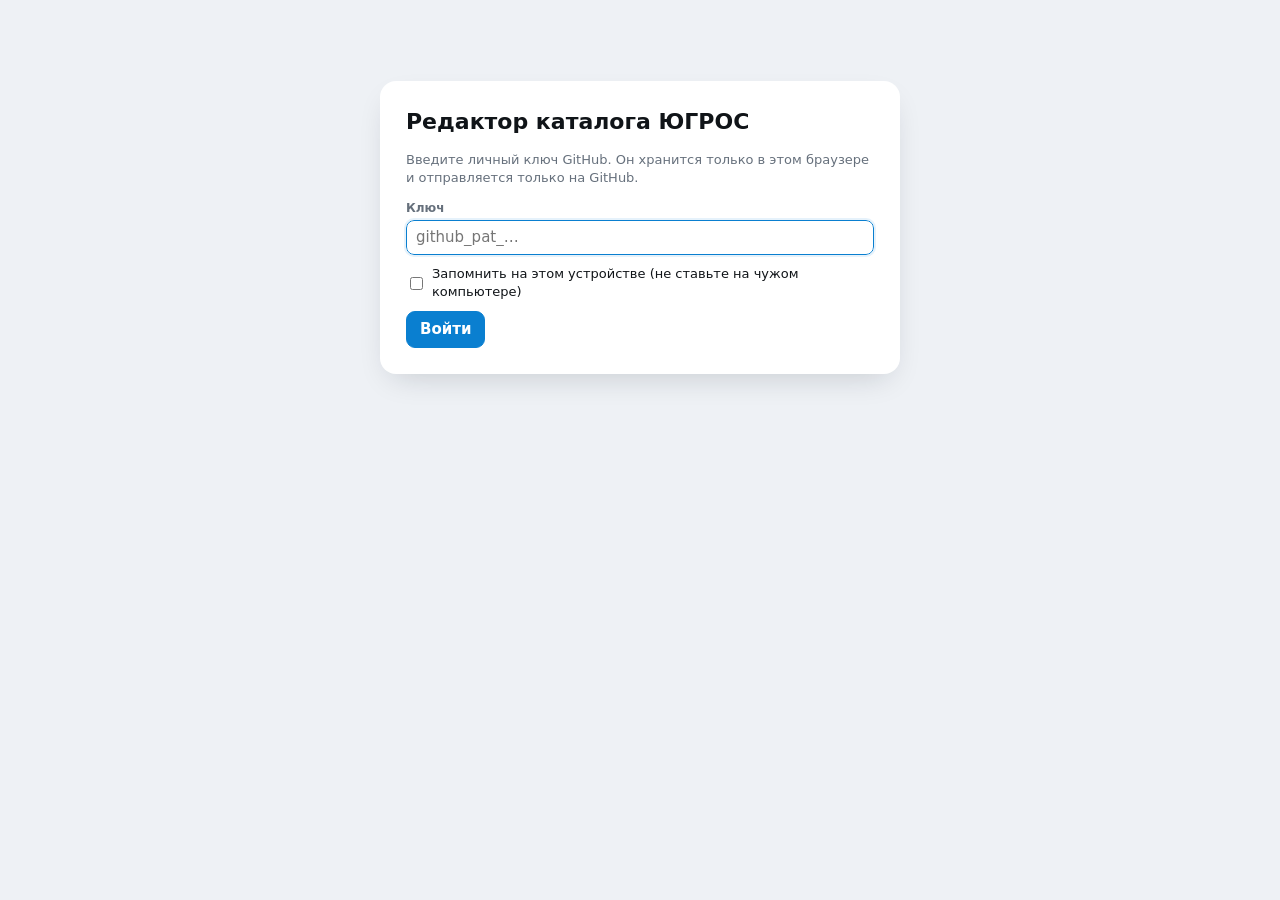
<file: full/admin.html>
<!DOCTYPE html>
<html lang="ru">
<head>
<meta charset="UTF-8">
<meta name="viewport" content="width=device-width, initial-scale=1">
<meta name="robots" content="noindex, nofollow">
<title>Редактор каталога — ЮГРОС</title>
<style>
/* Редактор каталога ЮГРОС. Вход — по личному ключу GitHub (fine-grained token, право Contents: Read and write на репозиторий catalog).
   Ключ хранится только в браузере и отправляется только на api.github.com. Сторонних скриптов на странице нет.
   Что пишет: data.js и full/data.js (стекло и цены, оба каталога), full/tx-data.js, full/ob-data.js, новые фото в img/ и full/img/. */
:root{--bg:#eef1f5;--panel:#fff;--ink:#101418;--muted:#66707c;--line:#dfe5eb;--accent:#0a7fd0;--soft:#e6f2fb;--bad:#c62828;--ok:#1b7f3b}
*{box-sizing:border-box}
body{margin:0;font:15px/1.4 "Segoe UI",system-ui,-apple-system,Roboto,Arial,sans-serif;background:var(--bg);color:var(--ink)}
button,input,textarea,select{font:inherit;color:inherit}
.wrap{max-width:1180px;margin:0 auto;padding:0 16px 120px}
h1{font-size:22px;margin:22px 0 4px}
h2{font-size:18px;margin:0}
.muted{color:var(--muted);font-size:13px}
.btn{border:1px solid var(--line);background:#fff;border-radius:9px;padding:7px 13px;cursor:pointer;white-space:nowrap}
.btn:hover{border-color:var(--accent)}
.btn.p{background:var(--accent);border-color:var(--accent);color:#fff;font-weight:700}
.btn.d{color:var(--bad)}
.btn.s{padding:3px 9px;font-size:13px}
.btn:disabled{opacity:.45;cursor:default}
input[type=text],input[type=password],textarea{width:100%;border:1px solid var(--line);border-radius:8px;padding:6px 9px;background:#fff}
textarea{resize:vertical;min-height:38px}
input:focus,textarea:focus{outline:2px solid var(--soft);border-color:var(--accent)}
label.f{display:block;font-size:12px;font-weight:700;color:var(--muted);margin:8px 0 3px}
.login{max-width:520px;margin:9vh auto 0;background:var(--panel);border-radius:16px;padding:26px;box-shadow:0 12px 32px -12px rgba(16,24,40,.2)}
.tabs{display:flex;gap:8px;flex-wrap:wrap;margin:16px 0}
.tabs .btn.on{background:var(--ink);border-color:var(--ink);color:#fff}
.box{background:var(--panel);border-radius:14px;padding:16px;margin:14px 0;box-shadow:0 1px 2px rgba(16,24,40,.05)}
.box>.hd{display:flex;gap:10px;align-items:center;flex-wrap:wrap;margin-bottom:6px}
.box>.hd h2{flex:1;min-width:160px}
.row2{display:grid;grid-template-columns:1fr 1fr;gap:0 14px}
.row3{display:grid;grid-template-columns:repeat(3,1fr);gap:0 14px}
.item{display:grid;grid-template-columns:96px 1fr auto;gap:12px;border-top:1px solid var(--line);padding:12px 0;align-items:start}
.item.hid{opacity:.5}
.item img{width:96px;height:96px;object-fit:cover;border-radius:10px;background:#f3f5f7;border:1px solid var(--line);display:block}
.item .tools{display:flex;flex-direction:column;gap:5px;align-items:stretch}
.pr{border-collapse:collapse;margin-top:6px}
.pr th{font-size:11px;color:var(--muted);text-align:left;padding:0 6px 2px 0}
.pr td{padding:2px 6px 2px 0}
.pr input{width:104px}
.bar{position:fixed;left:0;right:0;bottom:0;background:#fff;border-top:1px solid var(--line);padding:10px 16px;display:flex;gap:12px;align-items:center;justify-content:center;flex-wrap:wrap;z-index:5}
#msg{font-size:14px}
#msg.bad{color:var(--bad)}#msg.ok{color:var(--ok)}
.chk{display:flex;gap:6px;align-items:center;font-size:13px}
@media (max-width:700px){.row2,.row3{grid-template-columns:1fr}.item{grid-template-columns:72px 1fr}.item img{width:72px;height:72px}.item .tools{grid-column:1/-1;flex-direction:row;flex-wrap:wrap}}
</style>
</head>
<body>
<div id="app"></div>
<script>
"use strict";
const OWNER = "abastrygina284-cmd", REPO = "catalog", BRANCH = "main";
const API = `https://api.github.com/repos/${OWNER}/${REPO}/contents/`;
const LOCAL = /^(localhost|127\.0\.0\.1)$/.test(location.hostname);   // проверка на своём компьютере: читает файлы рядом, сохранять не может
const SITE = `https://${OWNER}.github.io/${REPO}/full/`;
let TOKEN = "", S = null, TAB = "glass", DIRTY = {glass: false, tx: false, ob: false}, UPLOADS = [];   // UPLOADS: [{path, blob}]

// ---------- мелкие помощники ----------
function h(tag, attrs, ...kids) {
  const e = document.createElement(tag);
  for (const k in (attrs || {})) {
    const v = attrs[k];
    if (k === "class") e.className = v; else if (k.startsWith("on")) e.addEventListener(k.slice(2), v);
    else if (k === "value" || k === "checked" || k === "disabled") e[k] = v; else if (v != null) e.setAttribute(k, v);
  }
  kids.flat(Infinity).forEach(c => { if (c != null && c !== false) e.append(c.nodeType ? c : document.createTextNode(c)); });
  return e;
}
const pad = n => String(n).padStart(2, "0");
function say(text, cls) { const m = document.getElementById("msg"); if (m) { m.textContent = text; m.className = cls || ""; } }
function touch(part) { DIRTY[part] = true; say("Есть несохранённые изменения", ""); }
// поле ввода, связанное с obj[key]; ta — многострочное; lines — массив строк (по одной в строке поля)
function field(label, obj, key, part, o) {
  o = o || {};
  const val = o.lines ? (obj[key] || []).join("\n") : (obj[key] == null ? "" : obj[key]);
  const inp = h(o.ta || o.lines ? "textarea" : "input", {type: "text", value: val, rows: o.rows || (o.lines ? 3 : 2), placeholder: o.ph || "",
    oninput: e => { obj[key] = o.lines ? e.target.value.split("\n").map(s => s.trim()).filter(Boolean) : e.target.value; touch(part); }});
  if (o.ta || o.lines) inp.value = val;
  return h("div", null, h("label", {class: "f"}, label), inp);
}
function move(list, i, d, part) { const j = i + d; if (j < 0 || j >= list.length) return; [list[i], list[j]] = [list[j], list[i]]; touch(part); render(); }
function tools(list, i, part, obj, what) {
  return h("div", {class: "tools"},
    h("label", {class: "chk"}, h("input", {type: "checkbox", checked: !!obj.hide, onchange: e => { if (e.target.checked) obj.hide = 1; else delete obj.hide; touch(part); render(); }}), "Скрыть"),
    h("button", {class: "btn s", onclick: () => move(list, i, -1, part)}, "↑ выше"),
    h("button", {class: "btn s", onclick: () => move(list, i, 1, part)}, "↓ ниже"),
    h("button", {class: "btn s d", onclick: () => { if (confirm("Удалить «" + (obj.n || obj.g || obj.title || what) + "» насовсем? Чтобы временно убрать с сайта, лучше поставить «Скрыть».")) { list.splice(i, 1); touch(part); render(); } }}, "Удалить"));
}

// ---------- GitHub ----------
async function gh(path, opt) {
  const r = await fetch(API + path + (opt ? "" : "?ref=" + BRANCH + "&t=" + Date.now()),
    Object.assign({headers: Object.assign({Accept: "application/vnd.github+json", Authorization: "Bearer " + TOKEN}, opt ? {"Content-Type": "application/json"} : {})}, opt || {}));
  if (!r.ok) {
    const t = await r.text(); let why = t.slice(0, 160);
    if (r.status === 401) why = "ключ не принят (неверный или истёк срок)";
    if (r.status === 403) why = "у ключа нет права записи в репозиторий catalog (нужно Contents: Read and write)";
    const e = new Error(r.status + ": " + why); e.status = r.status; throw e;
  }
  return r.json();
}
function fromB64(s) { return new TextDecoder().decode(Uint8Array.from(atob(s.replace(/\s/g, "")), c => c.charCodeAt(0))); }
function toB64(bytes) { let s = ""; for (let i = 0; i < bytes.length; i += 0x8000) s += String.fromCharCode.apply(null, bytes.subarray(i, i + 0x8000)); return btoa(s); }
async function readText(path) {
  if (LOCAL) return (await fetch(path.replace(/^full\//, "") + "?t=" + Date.now())).text();
  return fromB64((await gh(path)).content);
}
async function put(path, bytes, message) {
  let sha;
  try { sha = (await gh(path)).sha; } catch (e) { if (e.status !== 404) throw e; }
  await gh(path, {method: "PUT", body: JSON.stringify(Object.assign({message, content: toB64(bytes), branch: BRANCH}, sha ? {sha} : {}))});
}
function evalData(text) { const w = {}; new Function("window", text)(w); return w; }

// ---------- картинки: приводим к квадрату на белом фоне, ставим водяной знак, сохраняем в WebP ----------
async function makeImage(file, size) {
  const bmp = await createImageBitmap(file), c = document.createElement("canvas"), x = c.getContext("2d");
  c.width = c.height = size;
  x.fillStyle = "#fff"; x.fillRect(0, 0, size, size);
  const k = Math.min(size / bmp.width, size / bmp.height), w = bmp.width * k, hh = bmp.height * k;
  x.imageSmoothingQuality = "high"; x.drawImage(bmp, (size - w) / 2, (size - hh) / 2, w, hh);
  x.save(); x.translate(size / 2, size / 2); x.rotate(-Math.PI / 6);
  x.font = "bold " + Math.round(size * 0.042) + "px Arial"; x.fillStyle = "rgba(120,128,136,.27)"; x.strokeStyle = "rgba(255,255,255,.43)"; x.lineWidth = Math.max(1, size / 700);
  const words = ["ЮГРОС", "www.yugros.ru", "yugros_"]; let n = 0;
  for (let row = 0, y = -size; y < size; y += size * 0.17, row++)
    for (let px = -size - (row % 2) * size * 0.23; px < size; px += size * 0.46) { const t = words[n++ % 3]; x.strokeText(t, px, y); x.fillText(t, px, y); }
  x.restore();
  const blob = await new Promise(res => c.toBlob(res, "image/webp", 0.85));
  if (!blob || blob.type !== "image/webp") throw new Error("этот браузер не умеет сохранять WebP — откройте редактор в Chrome, Яндекс Браузере или Edge");
  return blob;
}
function queue(path, blob) { UPLOADS = UPLOADS.filter(u => u.path !== path); UPLOADS.push({path, blob}); }
function photoBtn(label, handler) {
  const inp = h("input", {type: "file", accept: "image/*", style: "display:none", onchange: async e => {
    const f = e.target.files[0]; if (!f) return;
    try { say("Готовлю фото…"); await handler(f); render(); } catch (err) { say("Фото не добавлено: " + err.message, "bad"); }
  }});
  return h("span", null, inp, h("button", {class: "btn s", onclick: () => inp.click()}, label));
}

// ---------- вход ----------
function showLogin(err) {
  const key = h("input", {type: "password", placeholder: "github_pat_…", autocomplete: "off"});
  const rem = h("input", {type: "checkbox"});
  const go = async () => {
    TOKEN = key.value.trim();
    if (!TOKEN && !LOCAL) return showLogin("Введите ключ.");
    try {
      if (!LOCAL) await gh("full/data.js");
      if (rem.checked) localStorage.setItem("yugros_key", TOKEN); else sessionStorage.setItem("yugros_key", TOKEN);
      await load();
    } catch (e) { TOKEN = ""; localStorage.removeItem("yugros_key"); sessionStorage.removeItem("yugros_key"); showLogin("Не получилось войти — " + e.message); }
  };
  key.addEventListener("keydown", e => { if (e.key === "Enter") go(); });
  document.getElementById("app").replaceChildren(h("div", {class: "login"},
    h("h1", {style: "margin-top:0"}, "Редактор каталога ЮГРОС"),
    h("p", {class: "muted"}, LOCAL ? "Проверочный режим на этом компьютере: данные читаются из файлов рядом, сохранение отключено. Ключ не нужен." : "Введите личный ключ GitHub. Он хранится только в этом браузере и отправляется только на GitHub."),
    h("label", {class: "f"}, "Ключ"), key,
    h("label", {class: "chk", style: "margin:10px 0"}, rem, "Запомнить на этом устройстве (не ставьте на чужом компьютере)"),
    err ? h("p", {style: "color:var(--bad)"}, err) : null,
    h("button", {class: "btn p", onclick: go}, "Войти")));
  key.focus();
}
async function load() {
  document.getElementById("app").replaceChildren(h("div", {class: "login"}, "Загружаю каталог…"));
  const g = evalData(await readText("full/data.js"));
  S = {glass: {date: g.PRICE_DATE || "", phone: g.PHONE || {text: "", href: ""}, cat: g.CAT_ALL || g.CAT},
       tx: evalData(await readText("full/tx-data.js")).TXD, ob: evalData(await readText("full/ob-data.js")).OBD};
  DIRTY = {glass: false, tx: false, ob: false}; UPLOADS = [];
  render();
}

// ---------- стекло и цены ----------
function rowsOf(it) {   // цены в виде строк таблицы; обратно в it.p собирает syncPrices
  if (!it.__rows) it.__rows = Object.keys(it.p || {}).map(t => ({t, c: it.p[t] && it.p[t][0] != null ? it.p[t][0] : "", h: it.p[t] && it.p[t][1] != null ? it.p[t][1] : ""}));
  return it.__rows;
}
const num = v => { const n = parseInt(String(v).replace(/\D/g, ""), 10); return isNaN(n) ? null : n; };
function syncPrices(it) {
  it.p = {};
  it.__rows.forEach(r => { const t = num(r.t); if (t == null) return; const c = num(r.c); it.p[t] = c == null ? null : [c, num(r.h)]; });
  touch("glass");
}
function glassItem(g, it, i) {
  const rows = rowsOf(it);
  const cell = (r, k, ph) => h("input", {type: "text", value: r[k], placeholder: ph, inputmode: "numeric", oninput: e => { r[k] = e.target.value; syncPrices(it); }});
  const table = h("table", {class: "pr"},
    h("tr", null, h("th", null, "Толщина, мм"), h("th", null, "В резку, ₽/м²"), g.mirror ? null : h("th", null, "С закалкой, ₽/м²"), h("th")),
    rows.map((r, ri) => h("tr", null, h("td", null, cell(r, "t", "мм")), h("td", null, cell(r, "c", "по запросу")), g.mirror ? null : h("td", null, cell(r, "h", "—")),
      h("td", null, h("button", {class: "btn s d", title: "Убрать толщину", onclick: () => { rows.splice(ri, 1); syncPrices(it); render(); }}, "✕")))),
    h("tr", null, h("td", {colspan: 4}, h("button", {class: "btn s", onclick: () => { rows.push({t: "", c: "", h: ""}); render(); }}, "+ толщина"))));
  return h("div", {class: "item" + (it.hide ? " hid" : "")},
    h("div", null, h("img", {src: it.__preview || `img/${pad(it.f)}_s.webp`, alt: ""}),
      photoBtn("Заменить фото", async f => { await glassPhoto(it, f); })),
    h("div", null,
      h("div", {class: "row2"}, field("Название", it, "n", "glass"), field("Метка на фото (Акция, Под заказ — или пусто)", it, "tag", "glass")),
      field("Короткое описание", it, "d", "glass"), table),
    tools(g.items, i, "glass", it, "позицию"));
}
async function glassPhoto(it, file) {
  const big = await makeImage(file, 1400), small = await makeImage(file, 560);
  ["", "full/"].forEach(pre => { queue(`${pre}img/${pad(it.f)}.webp`, big); queue(`${pre}img/${pad(it.f)}_s.webp`, small); });
  it.__preview = URL.createObjectURL(small); touch("glass");
}
function viewGlass() {
  const G = S.glass, all = G.cat.flatMap(g => g.items);
  return [h("div", {class: "box"}, h("div", {class: "row2"}, field("Дата прайса (показывается в каталоге)", G, "date", "glass"), field("Телефон в шапке", G.phone, "text", "glass")),
      h("p", {class: "muted"}, "Пустая цена «в резку» = «по запросу». Скрытая позиция остаётся в редакторе, но не видна в каталоге.")),
    G.cat.map((g, gi) => h("div", {class: "box"},
      h("div", {class: "hd"}, h("h2", null, g.g), h("span", {class: "muted"}, g.items.filter(i => !i.hide).length + " из " + g.items.length + " на сайте"),
        h("button", {class: "btn s", onclick: () => move(G.cat, gi, -1, "glass")}, "↑ раздел"), h("button", {class: "btn s", onclick: () => move(G.cat, gi, 1, "glass")}, "↓ раздел"),
        h("button", {class: "btn s d", onclick: () => { if (!g.items.length || confirm("Удалить раздел «" + g.g + "» со всеми позициями?")) { G.cat.splice(gi, 1); touch("glass"); render(); } }}, "Удалить раздел")),
      h("div", {class: "row2"}, field("Название раздела", g, "g", "glass"), field("Пояснение под заголовком", g, "lead", "glass")),
      h("label", {class: "chk", style: "margin-top:8px"}, h("input", {type: "checkbox", checked: !!g.mirror, onchange: e => { if (e.target.checked) g.mirror = 1; else delete g.mirror; touch("glass"); render(); }}), "Раздел без закалки (зеркала, лакобель) — показывать только цену «в резку»"),
      g.items.map((it, i) => glassItem(g, it, i)),
      h("div", {style: "border-top:1px solid var(--line);padding-top:12px"}, photoBtn("+ Добавить позицию (сначала выберите фото)", async f => {
        const it = {n: "Новая позиция", d: "", f: Math.max(0, ...all.map(i => i.f || 0)) + 1, p: {4: null}};
        await glassPhoto(it, f); g.items.push(it);
      })))),
    h("div", {class: "box"}, h("button", {class: "btn", onclick: () => { G.cat.push({g: "Новый раздел", s: "Новый", lead: "", items: []}); touch("glass"); render(); }}, "+ Добавить раздел"))];
}

// ---------- триплекс и обработка: общие блоки ----------
function heroBox(hero, part) {
  return h("div", {class: "box"}, h("div", {class: "hd"}, h("h2", null, "Шапка раздела")),
    h("div", {class: "row3"}, field("Надпись над заголовком", hero, "kicker", part), field("Заголовок", hero, "title", part), field("Продолжение заголовка (синим)", hero, "em", part)),
    field("Текст под заголовком", hero, "text", part, {ta: 1}));
}
function specBox(cols, part) {
  return h("div", {class: "row3"}, cols.map(c => h("div", null, field("Заголовок колонки", c, "h", part), field("Подзаголовок", c, "of", part),
    field("Пункты (каждый с новой строки; <b>жирный</b>)", c, "li", part, {lines: 1, rows: 4}))));
}
function cardItem(list, c, i, part, o) {
  return h("div", {class: "item" + (c.hide ? " hid" : "")},
    h("div", null, h("img", {src: c.__preview || o.src(c), alt: ""}), photoBtn("Заменить фото", f => o.photo(c, f))),
    h("div", null, h("div", {class: "row2"}, field("Название", c, "n", part), o.second(c)), field("Описание", c, "d", part, {ta: 1})),
    tools(list, i, part, c, "карточку"));
}
async function cardPhoto(c, file, prefix, key, part) {
  const blob = await makeImage(file, 1000);
  if (!c.__newImg) { c[key] = "u" + Date.now().toString(36); c.__newImg = 1; delete c.zn; delete c.zp; delete c.lab; delete c.ly; }   // своя картинка — без подписей зон
  queue(`full/img/${prefix}${c[key]}.webp`, blob);
  c.__preview = URL.createObjectURL(blob); touch(part);
}
function viewTx() {
  const D = S.tx;
  const o = {src: c => c.r ? `img/tx_${c.r}.webp` : "", photo: (c, f) => cardPhoto(c, f, "tx_", "r", "tx"), second: c => field("Метка на фото (Под заказ, На складе… или пусто)", c, "kind", "tx")};
  return [heroBox(D.hero, "tx"),
    h("div", {class: "box"}, h("div", {class: "hd"}, h("h2", null, "Три колонки под шапкой")), specBox(D.spec, "tx"), field("Плашка под колонками (<b>жирный</b>)", D, "note", "tx", {ta: 1})),
    D.sections.map((s, si) => h("div", {class: "box", style: s.hide ? "opacity:.6" : ""},
      h("div", {class: "hd"}, h("h2", null, s.title), tools(D.sections, si, "tx", s, "раздел")),
      h("div", {class: "row2"}, field("Заголовок раздела", s, "title", "tx"), field("Пояснение под заголовком", s, "lead", "tx", {ta: 1})),
      s.spec ? specBox(s.spec, "tx") : null,
      s.note != null ? field("Плашка (<b>жирный</b>)", s, "note", "tx", {ta: 1}) : null,
      s.scheme ? h("div", {class: "row2"}, field("Схема: заголовок", s.scheme, "title", "tx"), field("Схема: текст", s.scheme, "text", "tx", {ta: 1})) : null,
      (s.cards || []).map((c, i) => cardItem(s.cards, c, i, "tx", o)),
      h("div", {style: "border-top:1px solid var(--line);padding-top:12px"}, photoBtn("+ Добавить карточку (сначала выберите фото)", async f => {
        const c = {n: "Новая карточка", d: "", kind: ""}; await cardPhoto(c, f, "tx_", "r", "tx"); (s.cards = s.cards || []).push(c);
      })),
      s.palette ? h("div", null, field("Палитра: заголовок", s.palette, "title", "tx"),
        s.palette.groups.map(g => h("div", {class: "row2"}, field("Группа цветов", g, "g", "tx"),
          h("div", null, h("label", {class: "f"}, "Цвета: название | описание | #цвет — по одному в строке"),
            h("textarea", {rows: Math.max(3, g.items.length), oninput: e => { g.items = e.target.value.split("\n").map(l => l.split("|").map(x => x.trim())).filter(a => a[0]).map(a => [a[0], a[1] || "", a[2] || "#cccccc"]); touch("tx"); }}, g.items.map(a => a.join(" | ")).join("\n"))))),
        field("Примечание под палитрой", s.palette, "fine", "tx")) : null))];
}
function viewOb() {
  const D = S.ob;
  const o = {src: c => `img/ob_${c.ph}.webp`, photo: (c, f) => cardPhoto(c, f, "ob_", "ph", "ob"), second: c => field("Варианты (каждый с новой строки)", c, "o", "ob", {lines: 1})};
  return [heroBox(D.hero, "ob"),
    D.groups.map((g, gi) => h("div", {class: "box", style: g.hide ? "opacity:.6" : ""},
      h("div", {class: "hd"}, h("h2", null, g.g), tools(D.groups, gi, "ob", g, "раздел")),
      h("div", {class: "row2"}, field("Заголовок раздела", g, "g", "ob"), field("Пояснение под заголовком", g, "lead", "ob")),
      g.items.map((c, i) => cardItem(g.items, c, i, "ob", o)),
      h("div", {style: "border-top:1px solid var(--line);padding-top:12px"}, photoBtn("+ Добавить карточку (сначала выберите фото)", async f => {
        const c = {n: "Новая обработка", d: "", o: []}; await cardPhoto(c, f, "ob_", "ph", "ob"); g.items.push(c);
      })))),
    h("div", {class: "box"}, h("button", {class: "btn", onclick: () => { D.groups.push({g: "Новый раздел", lead: "", items: []}); touch("ob"); render(); }}, "+ Добавить раздел"))];
}

// ---------- сохранение ----------
const clean = (k, v) => k.startsWith("__") ? undefined : v;   // служебные поля редактора в файлы не пишем
function files() {
  const out = [], G = S.glass, enc = t => new TextEncoder().encode(t), today = new Date().toLocaleDateString("ru-RU");
  if (DIRTY.glass) {
    const t = "// Каталог ЮГРОС — позиции и цены. Записано редактором (admin.html) " + today + ". ₽ за м².\n" +
      "// p: толщина → [в резку, с закалкой]; null = «по запросу»; f — номер фото в img/; hide — позиция скрыта\n" +
      "window.PRICE_DATE = " + JSON.stringify(G.date) + ";\nwindow.PHONE = " + JSON.stringify(G.phone) + ";\n" +
      "window.CAT_ALL = " + JSON.stringify(G.cat, clean, 1) + ";\n" +
      "window.CAT = window.CAT_ALL.map(function (g) { var c = {}; for (var k in g) c[k] = g[k]; c.items = g.items.filter(function (i) { return !i.hide; }); return c; }).filter(function (g) { return g.items.length; });\n";
    out.push({path: "data.js", bytes: enc(t)}, {path: "full/data.js", bytes: enc(t)});
  }
  if (DIRTY.tx) out.push({path: "full/tx-data.js", bytes: enc("// Данные раздела «Триплекс». Записано редактором (admin.html) " + today + ".\nwindow.TXD = " + JSON.stringify(S.tx, clean, 1) + ";\n")});
  if (DIRTY.ob) out.push({path: "full/ob-data.js", bytes: enc("// Данные раздела «Обработка». Записано редактором (admin.html) " + today + ".\nwindow.OBD = " + JSON.stringify(S.ob, clean, 1) + ";\n")});
  return out;
}
async function save() {
  if (LOCAL) return say("Проверочный режим: сохранение отключено. К записи готово файлов: " + (files().length + UPLOADS.length), "bad");
  const btn = document.getElementById("save"); btn.disabled = true;
  try {
    const list = files(), total = UPLOADS.length + list.length; let n = 0;
    if (!total) { say("Изменений нет", ""); return; }
    for (const u of UPLOADS.slice()) { say(`Сохраняю ${++n} из ${total}: фото…`); await put(u.path, new Uint8Array(await u.blob.arrayBuffer()), "Редактор: фото " + u.path); UPLOADS = UPLOADS.filter(x => x !== u); }
    for (const f of list) { say(`Сохраняю ${++n} из ${total}: ${f.path}…`); await put(f.path, f.bytes, "Редактор: " + f.path); }
    DIRTY = {glass: false, tx: false, ob: false};
    say("Сохранено. Каталог на сайте обновится через 1–2 минуты (обновите страницу каталога).", "ok");
  } catch (e) { say("Не сохранено: " + e.message + ". Изменения на экране целы — попробуйте ещё раз.", "bad"); }
  finally { btn.disabled = false; }
}
window.addEventListener("beforeunload", e => { if (DIRTY.glass || DIRTY.tx || DIRTY.ob || UPLOADS.length) { e.preventDefault(); e.returnValue = ""; } });

// ---------- экран ----------
function render() {
  const y = window.scrollY, tab = (id, name) => h("button", {class: "btn" + (TAB === id ? " on" : ""), onclick: () => { TAB = id; render(); window.scrollTo(0, 0); }}, name + (DIRTY[id] ? " •" : ""));
  document.getElementById("app").replaceChildren(h("div", {class: "wrap"},
    h("h1", null, "Редактор каталога ЮГРОС"),
    h("div", {class: "muted"}, "Правки появляются на сайте только после кнопки «Сохранить на сайт». ",
      h("a", {href: SITE, target: "_blank", rel: "noopener"}, "Открыть каталог"), " · ",
      h("a", {href: "#", onclick: e => { e.preventDefault(); if (confirm("Выйти? Несохранённые правки пропадут.")) { localStorage.removeItem("yugros_key"); sessionStorage.removeItem("yugros_key"); TOKEN = ""; S = null; showLogin(); } }}, "Выйти")),
    h("div", {class: "tabs"}, tab("glass", "Стекло и цены"), tab("tx", "Триплекс"), tab("ob", "Обработка")),
    TAB === "glass" ? viewGlass() : TAB === "tx" ? viewTx() : viewOb()),
    h("div", {class: "bar"}, h("span", {id: "msg"}, (DIRTY.glass || DIRTY.tx || DIRTY.ob || UPLOADS.length) ? "Есть несохранённые изменения" : "Изменений нет"),
      h("button", {class: "btn p", id: "save", onclick: save}, "Сохранить на сайт")));
  window.scrollTo(0, y);
}
TOKEN = sessionStorage.getItem("yugros_key") || localStorage.getItem("yugros_key") || "";
if (TOKEN && !LOCAL) load().catch(e => { TOKEN = ""; showLogin("Не получилось войти — " + e.message); }); else showLogin();
</script>
</body>
</html>
</file>
<file: full/parts.css>
/* Общие стили разделов «Триплекс» (.tx) и «Обработка» (.ob).
   Подключается и на отдельных страницах (triplex.html, obrabotka.html), и в общем каталоге (index.html). */
:root{
  --bg:#eef1f5; --panel:#ffffff; --ink:#101418; --muted:#66707c; --line:#e1e6ec;
  --accent:#0a7fd0; --accent-d:#0868ab; --soft:#e6f2fb; --dark:#0f1318;
  --glass:#d7edf4; --glass-d:#8fbdd0;
  --shadow:0 1px 2px rgba(16,24,40,.04),0 12px 32px -8px rgba(16,24,40,.10);
  --disp:"Unbounded","Segoe UI",system-ui,sans-serif;
  --text:"Manrope","Segoe UI",system-ui,-apple-system,Roboto,Arial,sans-serif;
}

/* ---- каркас отдельной страницы (в общем каталоге эти правила уже есть в index.html) ---- */
.solo *{box-sizing:border-box;margin:0;padding:0}
body.solo{font-family:var(--text);background:var(--bg);color:var(--ink);line-height:1.45;-webkit-print-color-adjust:exact;print-color-adjust:exact}
.solo a{color:inherit}
.solo .wrap{max-width:1280px;margin:0 auto;padding:0 24px}
.solo .top{position:sticky;top:0;z-index:20;background:rgba(255,255,255,.86);backdrop-filter:saturate(1.4) blur(14px);-webkit-backdrop-filter:saturate(1.4) blur(14px);border-bottom:1px solid var(--line)}
.solo .top .wrap{display:flex;align-items:center;gap:22px;height:66px}
.solo .logo{height:36px;display:block}
.solo .top .sp{flex:1}
.solo .top a{font-weight:700;text-decoration:none;white-space:nowrap}
.solo .top a.site{color:var(--accent)}
.solo footer{padding:34px 0 60px;text-align:center;color:var(--muted);font-size:13px}
.solo .sec{display:flex;align-items:baseline;gap:8px 18px;flex-wrap:wrap;margin:56px 0 20px;padding-bottom:14px;border-bottom:2px solid var(--ink)}
.solo .sec h2{font-family:var(--disp);font-size:clamp(19px,2.4vw,28px);font-weight:700;line-height:1.1;letter-spacing:-.01em}
.solo .sec p{color:var(--muted);font-size:14px;flex:1;min-width:200px}
.solo .grid{display:grid;grid-template-columns:repeat(auto-fill,minmax(270px,1fr));gap:20px}
.solo .card{background:var(--panel);border-radius:20px;box-shadow:var(--shadow);overflow:hidden;display:flex;flex-direction:column;break-inside:avoid}
.solo .body{padding:16px 18px 18px;display:flex;flex-direction:column;gap:5px;flex:1;border-top:1px solid var(--line)}
.solo .name{font-size:17px;font-weight:800;line-height:1.25;letter-spacing:-.01em}
.solo .desc{font-size:13px;color:var(--muted)}
.solo .tag{position:absolute;left:12px;top:12px;z-index:1;font-size:11px;font-weight:800;letter-spacing:.08em;text-transform:uppercase;color:#fff;background:var(--accent);padding:5px 10px;border-radius:999px}
.solo .tag.o{background:#fff;color:var(--ink);box-shadow:inset 0 0 0 1px var(--line)}
.solo .kicker{font-size:12px;font-weight:800;letter-spacing:.2em;text-transform:uppercase;color:var(--accent)}

/* ---- переход между каталогами ---- */
.jump{display:flex;gap:10px;flex-wrap:wrap;padding:18px 0 0}
.jump a{font-weight:700;font-size:14px;text-decoration:none;background:#fff;border-radius:999px;padding:9px 18px;box-shadow:var(--shadow);white-space:nowrap}
.jump a.on{background:var(--dark);color:#fff}

/* ---- шапка раздела ---- */
.part{margin-top:72px;background:radial-gradient(700px 380px at 88% 0,#d6ebfa 0,transparent 62%),#fff;border-radius:24px;padding:26px 34px;display:grid;grid-template-columns:1.1fr .9fr;gap:24px;align-items:center;overflow:hidden;scroll-margin-top:84px}
.part.one{grid-template-columns:1fr}
.part h2{font-family:var(--disp);font-weight:700;font-size:clamp(22px,2.8vw,34px);line-height:1.06;letter-spacing:-.02em;margin-top:14px}
.part h2 em{font-style:normal;color:var(--accent)}
.part p{color:var(--muted);margin-top:10px;max-width:56ch;font-size:15px}
.solo .part{margin-top:28px}

/* ---- триплекс ---- */
.iso{position:relative;height:var(--h,200px);perspective:1400px}
.iso .st{position:absolute;left:50%;top:50%;width:var(--w,150px);height:var(--w,150px);margin:calc(var(--w,150px)/-2) 0 0 calc(var(--w,150px)/-2);transform:rotateX(58deg) rotateZ(42deg);transform-style:preserve-3d}
.ly{position:absolute;inset:0;border-radius:6px;transform:translateZ(calc(var(--z)*var(--gap,22px)));box-shadow:inset 0 0 0 1.5px rgba(255,255,255,.75),0 0 0 1px rgba(40,60,80,.22)}
.ly.glass{background:linear-gradient(135deg,rgba(255,255,255,.55),rgba(255,255,255,0) 45%),var(--c,rgba(205,232,240,.5))}
.ly.lam{background:var(--c,rgba(140,190,235,.55));box-shadow:0 0 0 1px rgba(40,60,80,.3);border-radius:4px}
.ly.mirror{background:linear-gradient(135deg,#f4f6f8 0,#b9c2cb 38%,#eef1f4 55%,#9aa5b0 100%)}
.part .iso{--h:200px;--w:120px;--gap:30px}
.lbl{position:absolute;right:0;font-size:12px;font-weight:700;background:#fff;border-radius:999px;padding:6px 14px;box-shadow:var(--shadow);white-space:nowrap}
.lbl i{font-style:normal;color:var(--muted);font-weight:500}
.lbl.a{top:8%}.lbl.b{top:42%;color:var(--accent-d)}.lbl.c{top:76%}

.two{display:grid;grid-template-columns:1fr 1fr;gap:20px}
.kind{background:var(--panel);border-radius:20px;box-shadow:var(--shadow);padding:26px}
.kind.t{background:var(--dark);color:#fff}
.kind h3{font-family:var(--disp);font-size:22px;font-weight:700}
.kind .of{margin-top:6px;font-size:14px;color:var(--muted)}
.kind.t .of{color:#a9b4c0}
.kind ul{list-style:none;margin-top:16px;display:grid;gap:8px;font-size:15px;padding:0}
.kind li{padding-left:20px;position:relative}
.kind li::before{content:"";position:absolute;left:0;top:.55em;width:8px;height:8px;border-radius:50%;background:var(--accent)}

.spec{display:grid;grid-template-columns:repeat(3,1fr);background:var(--panel);border-radius:20px;box-shadow:var(--shadow);margin-top:20px;overflow:hidden}
.spec>div{padding:18px 22px;border-left:1px solid var(--line)}
.spec>div:first-child{border-left:0}
.spec h3{font-family:var(--disp);font-size:15px;font-weight:700}
.spec .of{font-size:12.5px;color:var(--muted);margin-top:3px}
.spec ul{list-style:none;padding:0;margin-top:10px;display:grid;gap:5px;font-size:13.5px}
.spec li{padding-left:14px;position:relative}
.spec li::before{content:"";position:absolute;left:0;top:.6em;width:6px;height:6px;border-radius:50%;background:var(--accent)}

.tx .card .iso{background:#fff;--h:210px;--w:140px;--gap:20px}
.tx .ph,.ob .ph{position:relative;aspect-ratio:1/1;background:#fff;cursor:default;overflow:hidden}
.tx .ph img,.ob .ph img{width:100%;height:100%;object-fit:contain;display:block}
.tx .ph .tag,.ob .ph .tag{top:auto;bottom:12px}
.zn{position:absolute;top:2.5%;z-index:1;font-size:11px;font-weight:700;line-height:1.15;background:rgba(255,255,255,.92);border-radius:8px;padding:3px 7px;box-shadow:0 1px 4px rgba(16,24,40,.14);max-width:19%;text-align:center;transform:translateX(-50%)}
.zn.a{left:22.2%}.zn.b{left:59.5%}.zn.ab{left:40.8%;top:10%;max-width:none;background:var(--accent);color:#fff;white-space:nowrap}
.sum{display:flex;align-items:center;justify-content:center;gap:8px;padding:12px 14px;border-top:1px solid var(--line);background:#fafbfc}
.sum img,.sum .chip{width:62px;height:62px;border-radius:12px;object-fit:cover;box-shadow:inset 0 0 0 1px var(--line);background:#fff}
.sum .chip{box-shadow:inset 0 0 0 1px rgba(16,24,40,.14)}
.sum b{font-family:var(--disp);font-size:16px;color:var(--muted);font-weight:500}
.sum figure{text-align:center;font-size:10.5px;color:var(--muted);font-weight:600;line-height:1.2;width:74px;margin:0}
.sum figure img,.sum figure .chip{display:block;margin:0 auto 4px}
.fls{display:grid;grid-template-columns:repeat(auto-fill,minmax(120px,1fr));gap:14px}
.fl{background:var(--panel);border-radius:16px;box-shadow:var(--shadow);overflow:hidden;font-size:12.5px;font-weight:700;line-height:1.25}
.fl i{display:block;aspect-ratio:4/3;background:linear-gradient(135deg,rgba(255,255,255,.45),rgba(255,255,255,0) 50%),var(--c);box-shadow:inset 0 -1px 0 var(--line)}
.fl span{display:block;padding:9px 11px 11px}
.fl small{display:block;color:var(--muted);font-weight:500;font-size:11px}
.grp{font-size:12px;font-weight:800;letter-spacing:.14em;text-transform:uppercase;color:var(--muted);margin:22px 0 10px}
.fine{font-size:12px;color:var(--muted);margin-top:14px}

.spec-note{background:var(--soft);border-radius:16px;padding:14px 20px;margin-top:12px;font-size:14px;color:var(--ink)}
.spec-note b{color:var(--accent-d)}
.pdf .spec-note{border-radius:3mm;padding:2mm 3mm;margin-top:2mm;font-size:8.5px}
.scheme{display:grid;grid-template-columns:220px 1fr;gap:10px 24px;align-items:center;background:var(--panel);border-radius:20px;box-shadow:var(--shadow);padding:10px 24px;margin-bottom:20px}
.scheme .iso{--h:150px;--w:96px;--gap:26px}
.scheme-t{font-size:14px;color:var(--muted)}
.scheme-t b{display:block;font-family:var(--disp);font-size:16px;color:var(--ink);margin-bottom:6px}
.pdf .scheme{grid-template-columns:34mm 1fr;box-shadow:none;border:1px solid #d5dbe2;border-radius:3mm;padding:1mm 4mm;margin-bottom:3mm}
.pdf .scheme .iso{--h:22mm;--w:14mm;--gap:4mm}
.pdf .scheme-t{font-size:8.5px}.pdf .scheme-t b{font-size:10px;margin-bottom:1mm}
@media (max-width:640px){.scheme{grid-template-columns:1fr;padding:6px 16px 14px}.scheme .iso{--h:130px}}
/* ---- обработка ---- */
.ob .pic{aspect-ratio:4/3;background:#fff;display:grid;place-items:center;padding:18px;position:relative}
.ob .pic svg{width:100%;height:100%}
.opts{display:flex;flex-wrap:wrap;gap:6px;margin-top:8px}
.opts span{background:var(--bg);border-radius:8px;padding:3px 9px;font-weight:700;font-size:12.5px}

@media (max-width:900px){
  .part{grid-template-columns:1fr;padding:30px 22px;margin-top:48px}
  .part .iso{--h:260px;--w:150px;--gap:38px}
  .two{grid-template-columns:1fr}
  .spec{grid-template-columns:1fr}.spec>div{border-left:0;border-top:1px solid var(--line)}.spec>div:first-child{border-top:0}
}
@media (max-width:640px){
  .solo .wrap{padding:0 14px}
  .solo .top .wrap{gap:14px}.solo .top a{font-size:14px}
  .solo .logo{height:28px}
  .solo .grid{grid-template-columns:1fr 1fr;gap:10px}
  .solo .card{border-radius:14px}.solo .body{padding:10px 10px 12px}.solo .name{font-size:14px}
  .solo .sec{margin-top:40px}
  .lbl{font-size:11px;padding:5px 10px}
  .zn{font-size:9px;padding:2px 4px}
  .sum{gap:4px;padding:8px 6px}.sum img,.sum .chip{width:44px;height:44px}.sum figure{width:54px;font-size:9px}
  .opts span{font-size:11px;padding:2px 6px}
  .jump a{font-size:13px;padding:8px 14px}
}
/* PDF общего каталога (index.html?print, лист A4): разделы «Триплекс» и «Обработка» начинаются с новой страницы */
.pdf .jump{display:none}
.pdf .part{margin:0;border-radius:4mm;padding:5mm 6mm;break-before:page;grid-template-columns:1.3fr .7fr;gap:4mm;background:linear-gradient(180deg,#eaf4fc 0,#fff 100%)}
.pdf .part.one{grid-template-columns:1fr}
.pdf .part h2{font-size:18px;margin-top:2mm}
.pdf .part p{font-size:9.5px;margin-top:2mm;max-width:none}
.pdf .part .iso{--h:30mm;--w:18mm;--gap:4.5mm}
.pdf .lbl{font-size:7px;padding:2px 6px;box-shadow:0 0 0 1px #d5dbe2}
.pdf .spec{box-shadow:none;border:1px solid #d5dbe2;border-radius:3mm;margin-top:3mm;break-inside:avoid}
.pdf .spec{grid-template-columns:repeat(3,1fr)}
.pdf .spec>div{padding:2.5mm 3mm;border-top:0;border-left:1px solid var(--line)}
.pdf .spec>div:first-child{border-left:0}
.pdf .spec h3{font-size:10px}.pdf .spec .of{font-size:8px;margin-top:1px}
.pdf .spec ul{font-size:8.5px;gap:1.5px;margin-top:1.5mm}
.pdf .spec li{padding-left:9px}.pdf .spec li::before{width:4px;height:4px}
.pdf .tx .ph,.pdf .ob .ph{aspect-ratio:1/1}
.pdf .tx .ph img,.pdf .ob .ph img{object-fit:contain}
.pdf .tx .ph .tag,.pdf .ob .ph .tag{top:auto;bottom:1.5mm;left:1.5mm;font-size:5.5px;padding:2px 5px}
.pdf .tx .card .iso{--h:30mm;--w:19mm;--gap:3mm}
.pdf .zn{font-size:5.5px;padding:1px 3px;border-radius:3px;box-shadow:0 0 0 .5px #cfd6dd}
.pdf .sum{padding:1.2mm;gap:1.2mm}
.pdf .sum img,.pdf .sum .chip{width:8mm;height:8mm;border-radius:1.5mm}
.pdf .sum figure{width:12mm;font-size:5.5px}
.pdf .sum figure img,.pdf .sum figure .chip{margin-bottom:1px}
.pdf .sum b{font-size:8px}
.pdf .tx .name,.pdf .ob .name{font-size:10px}
.pdf .tx .desc,.pdf .ob .desc{font-size:7.5px}
.pdf .tx .body,.pdf .ob .body{padding:1.8mm 2.2mm 2mm}
.pdf .opts{gap:2px;margin-top:1.2mm}
.pdf .opts span{font-size:6.5px;padding:1px 4px;border-radius:3px}
.pdf .fls{grid-template-columns:repeat(7,1fr);gap:2mm}
.pdf .fl{box-shadow:none;border:1px solid #d5dbe2;border-radius:2mm;font-size:7.5px;break-inside:avoid}
.pdf .fl span{padding:1.2mm 1.5mm}.pdf .fl small{font-size:6.5px}
.pdf .grp{font-size:7.5px;margin:3mm 0 1.5mm;break-after:avoid}
.pdf .fine{font-size:7.5px;margin-top:2mm}
</file>
